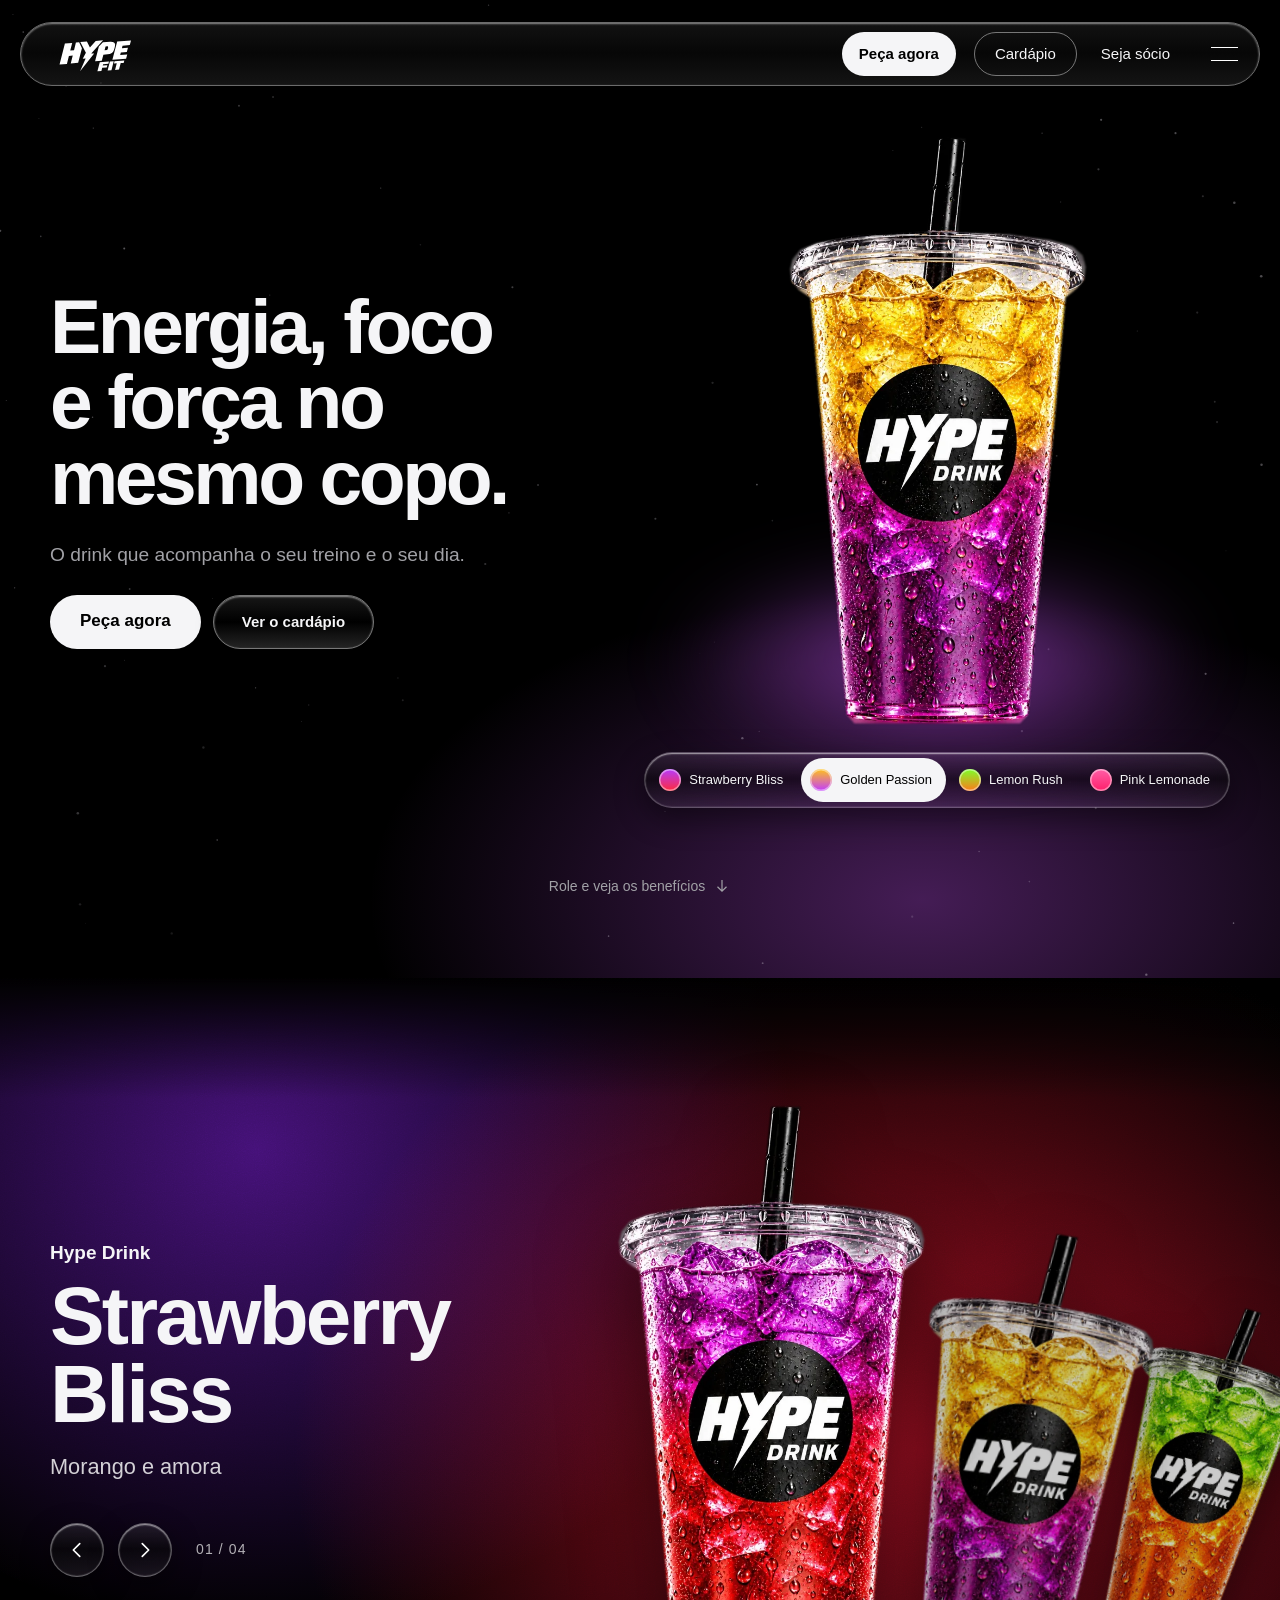
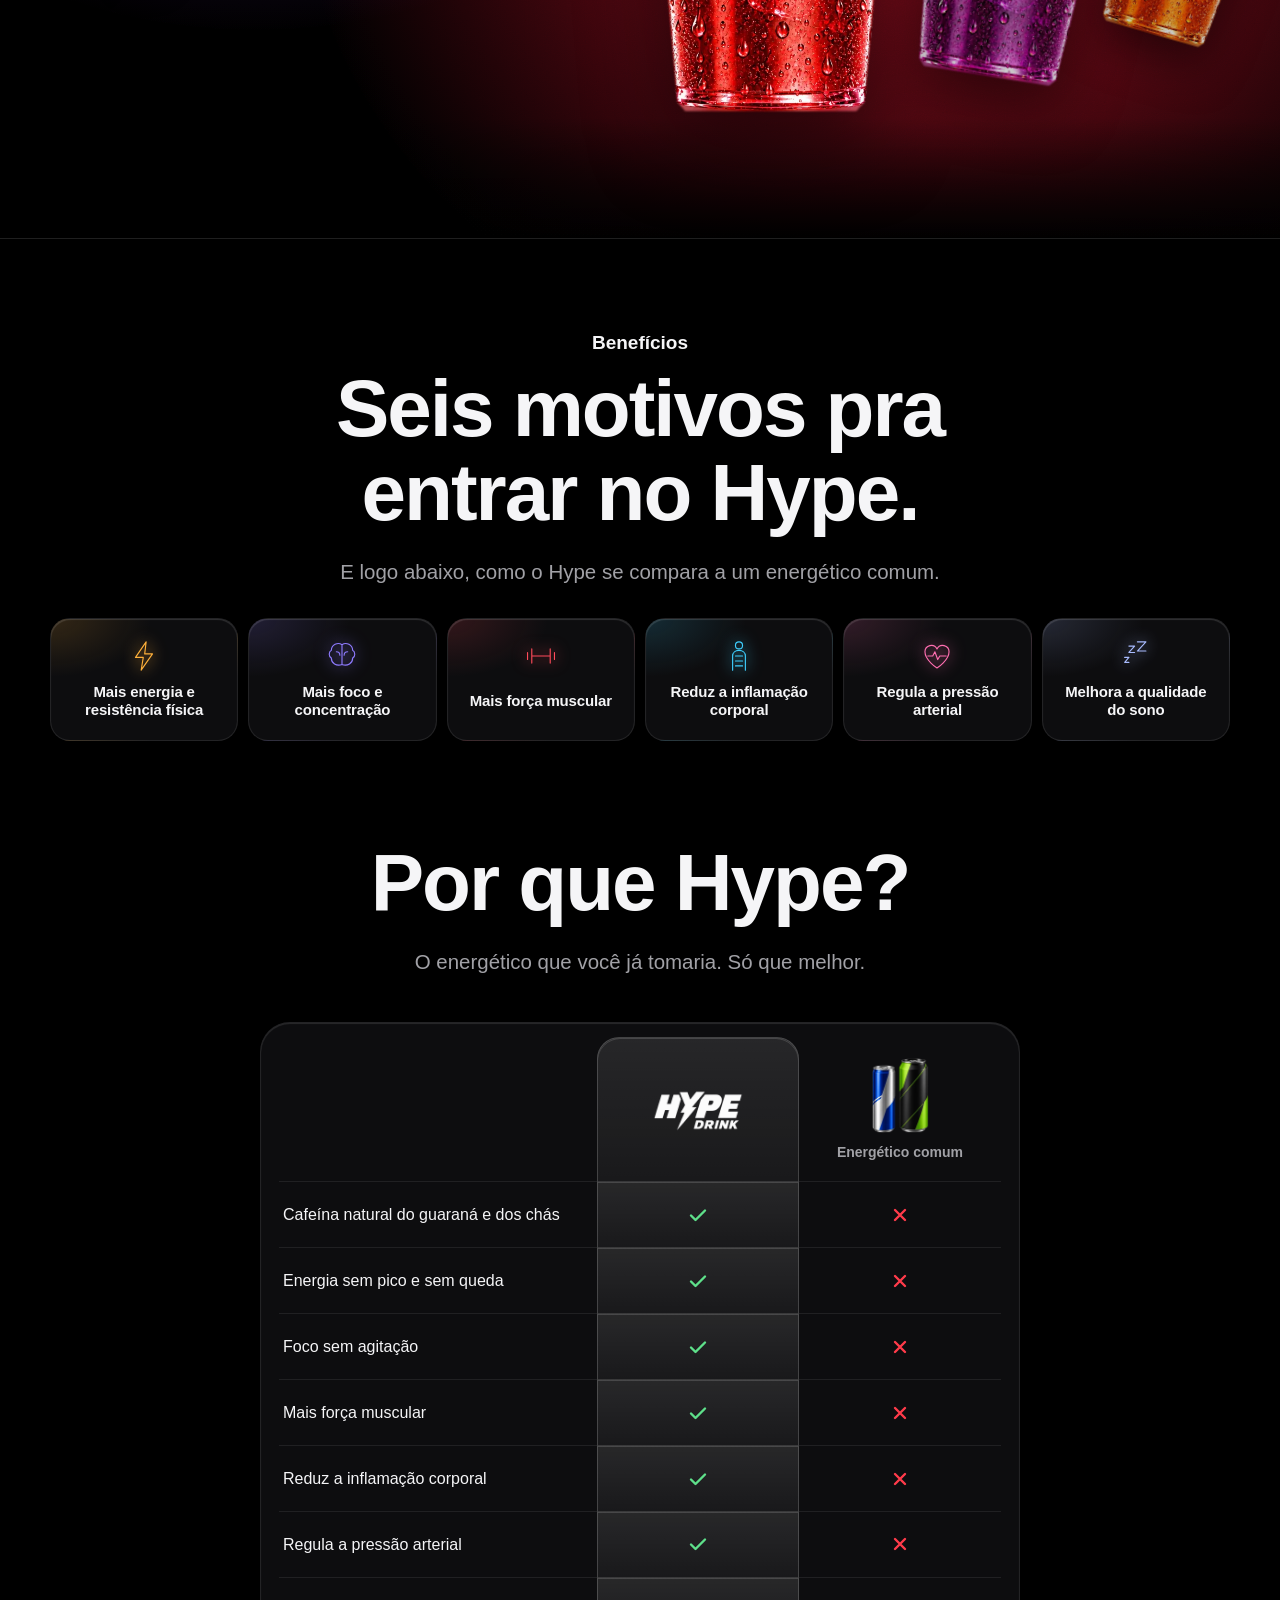
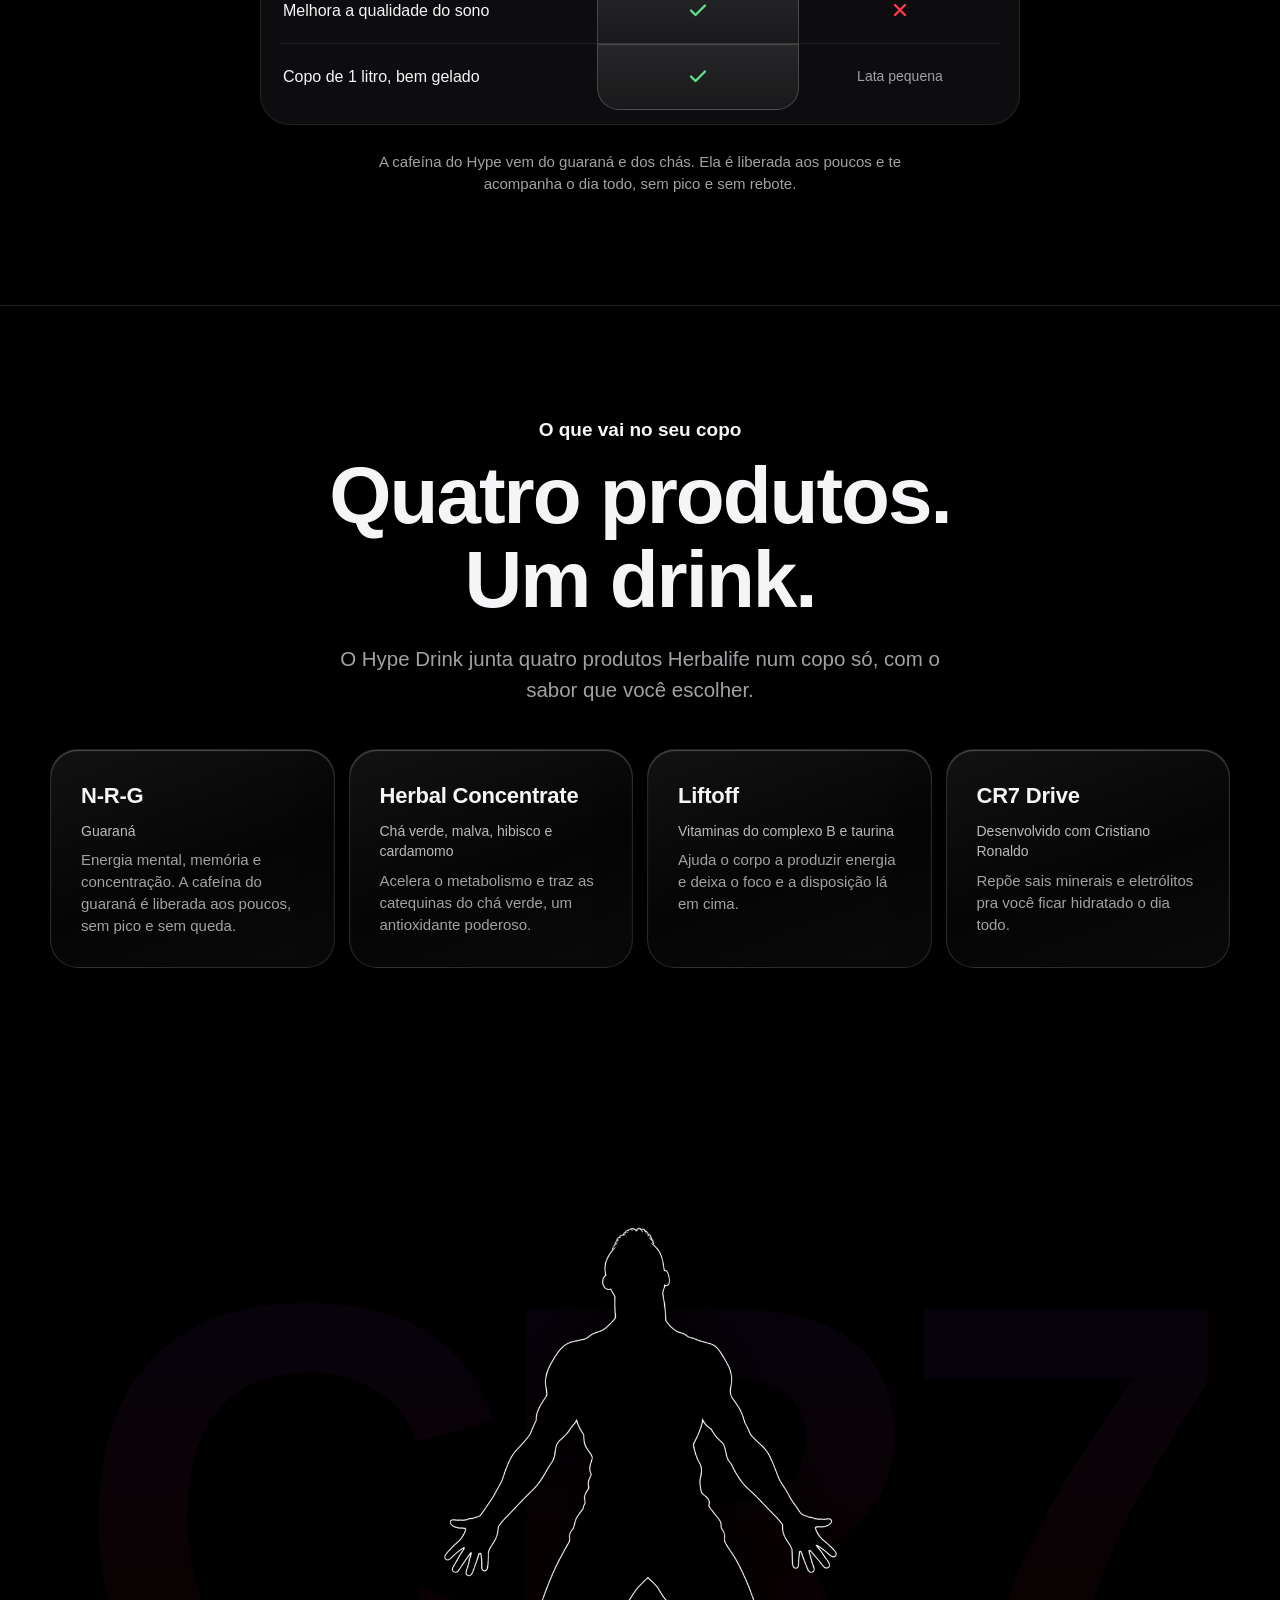
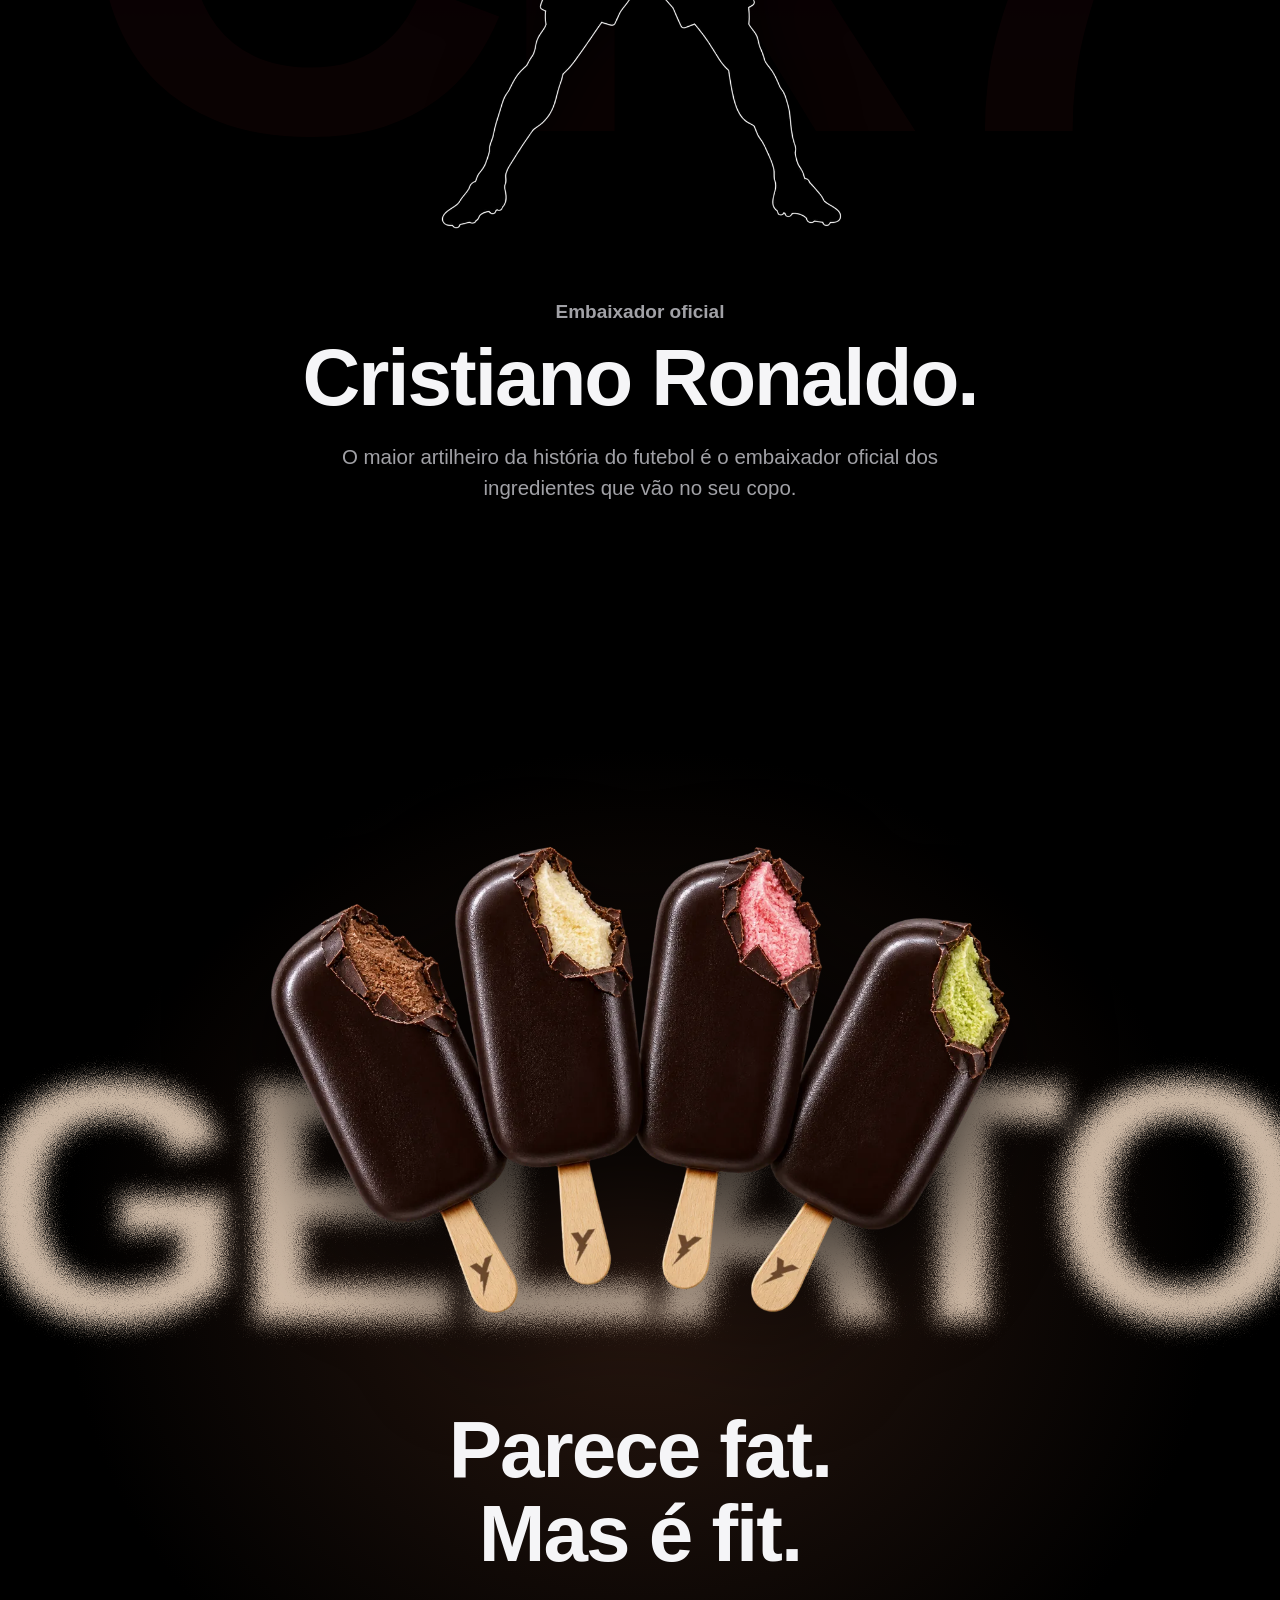
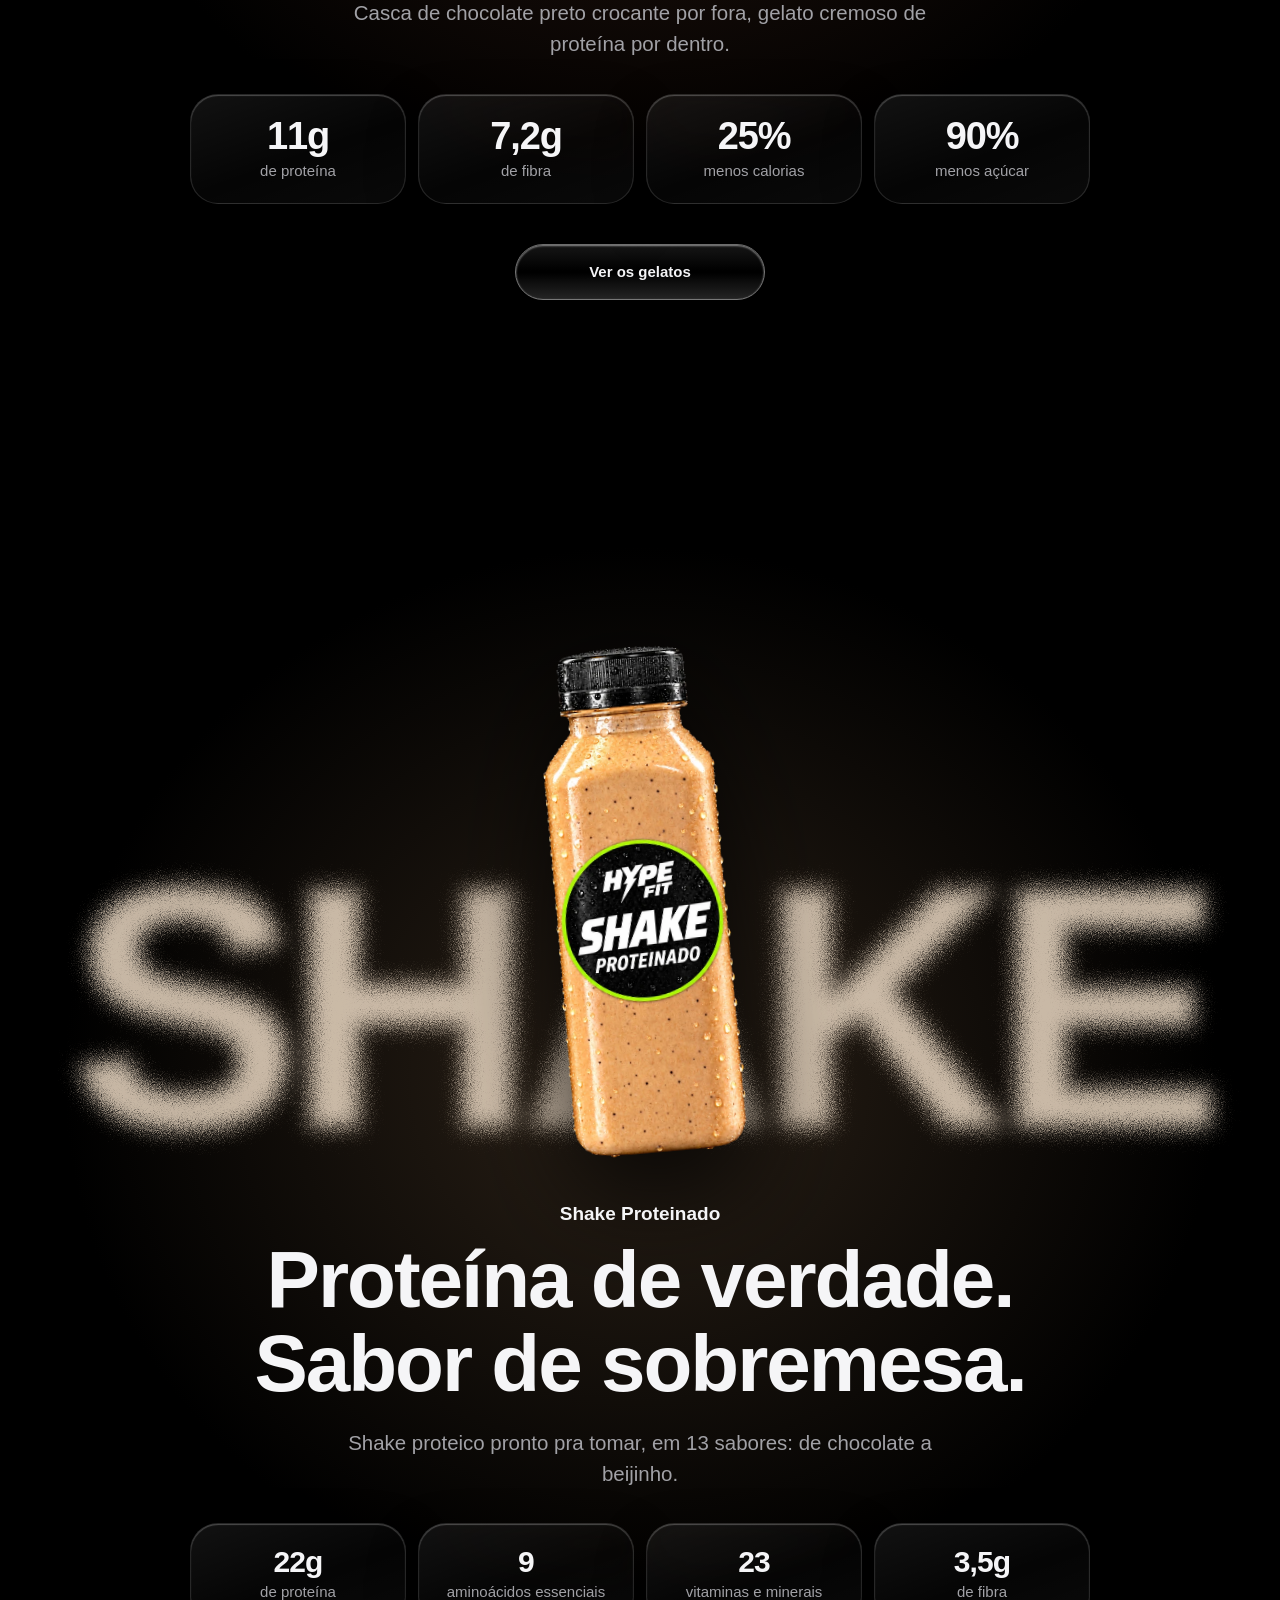
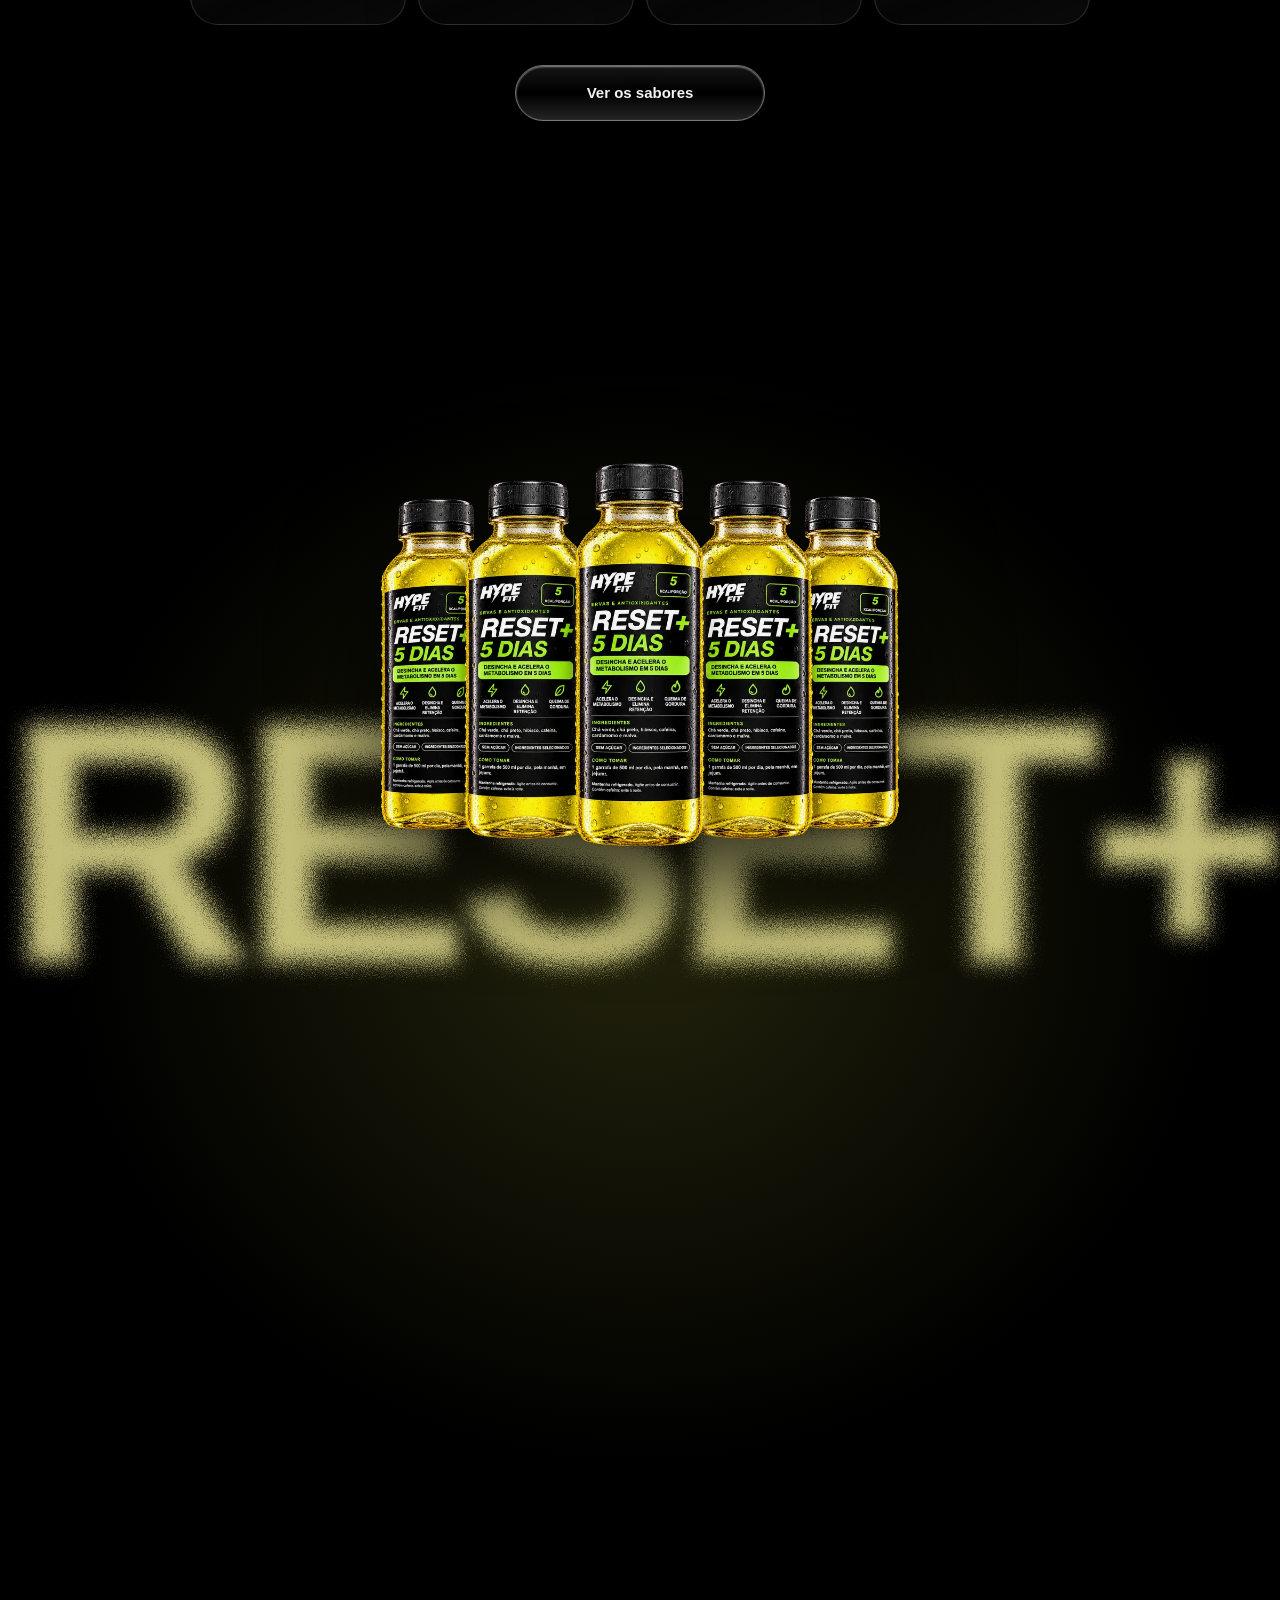
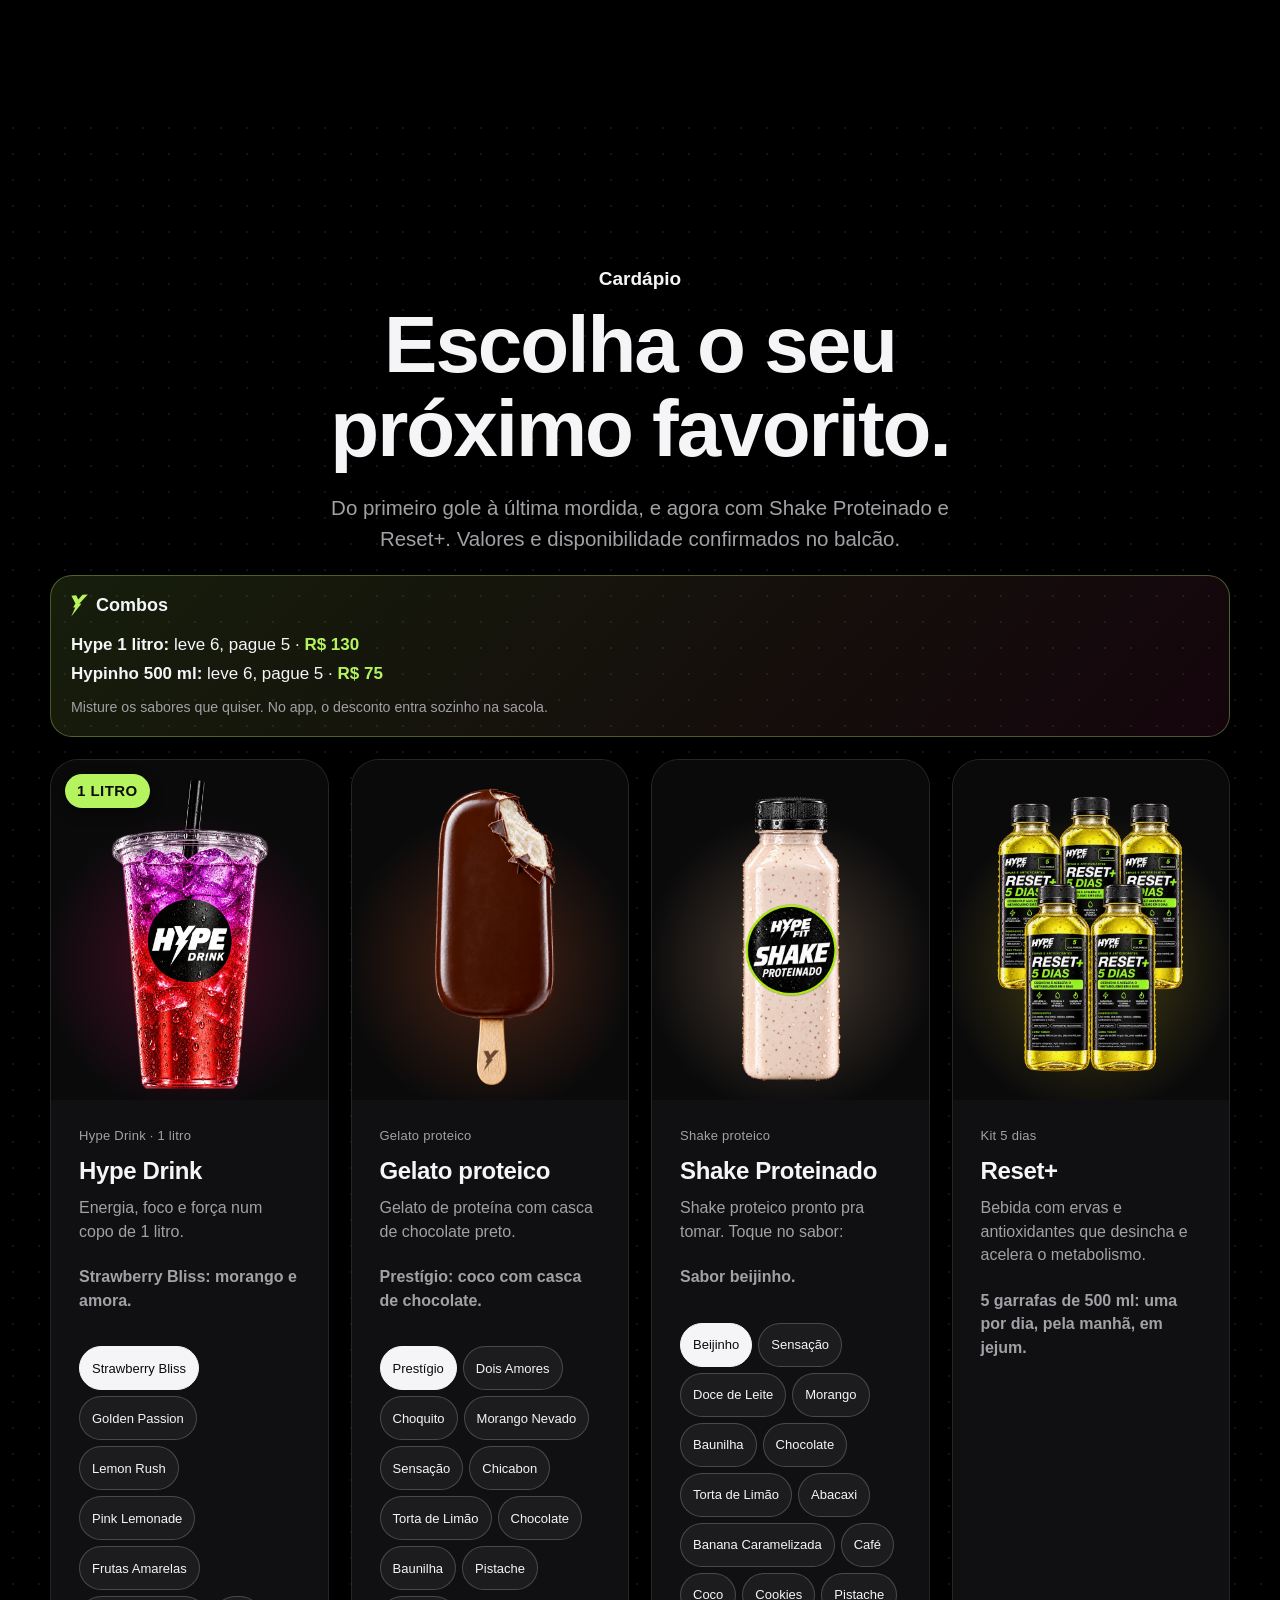
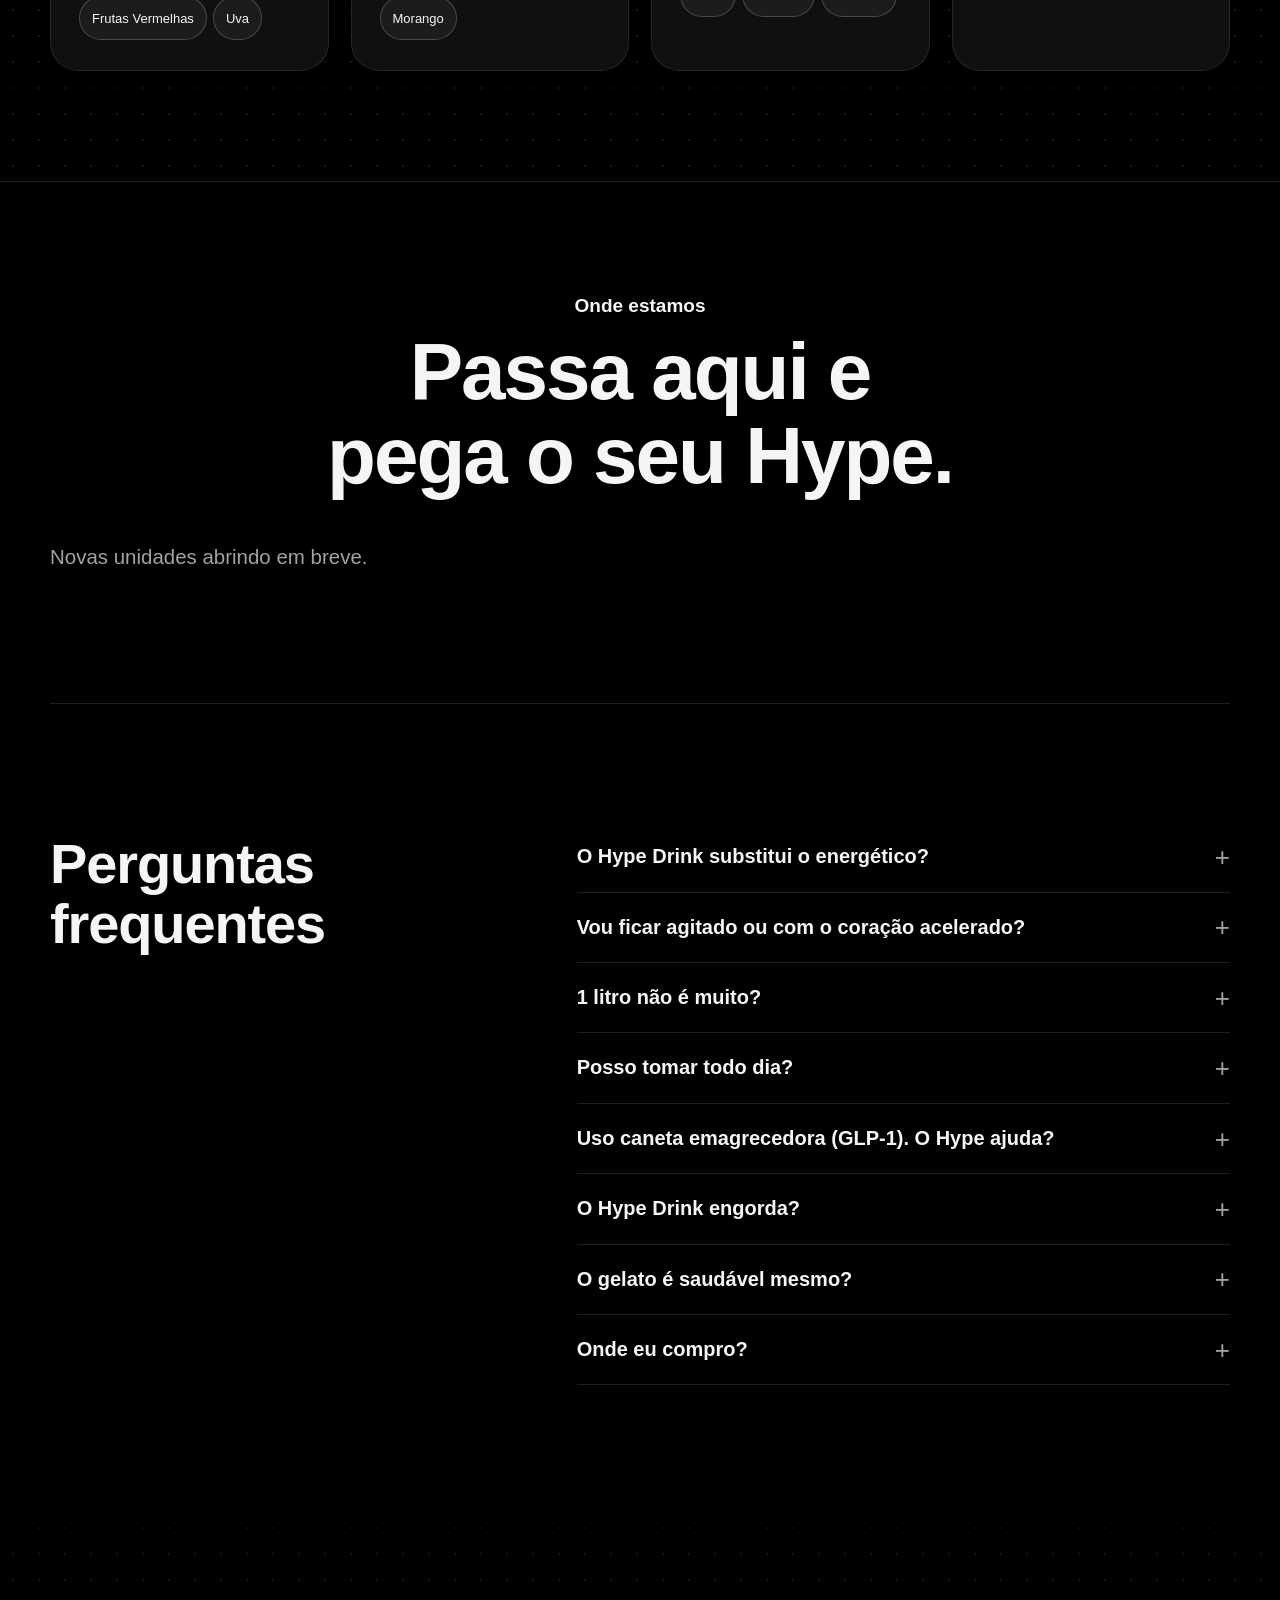
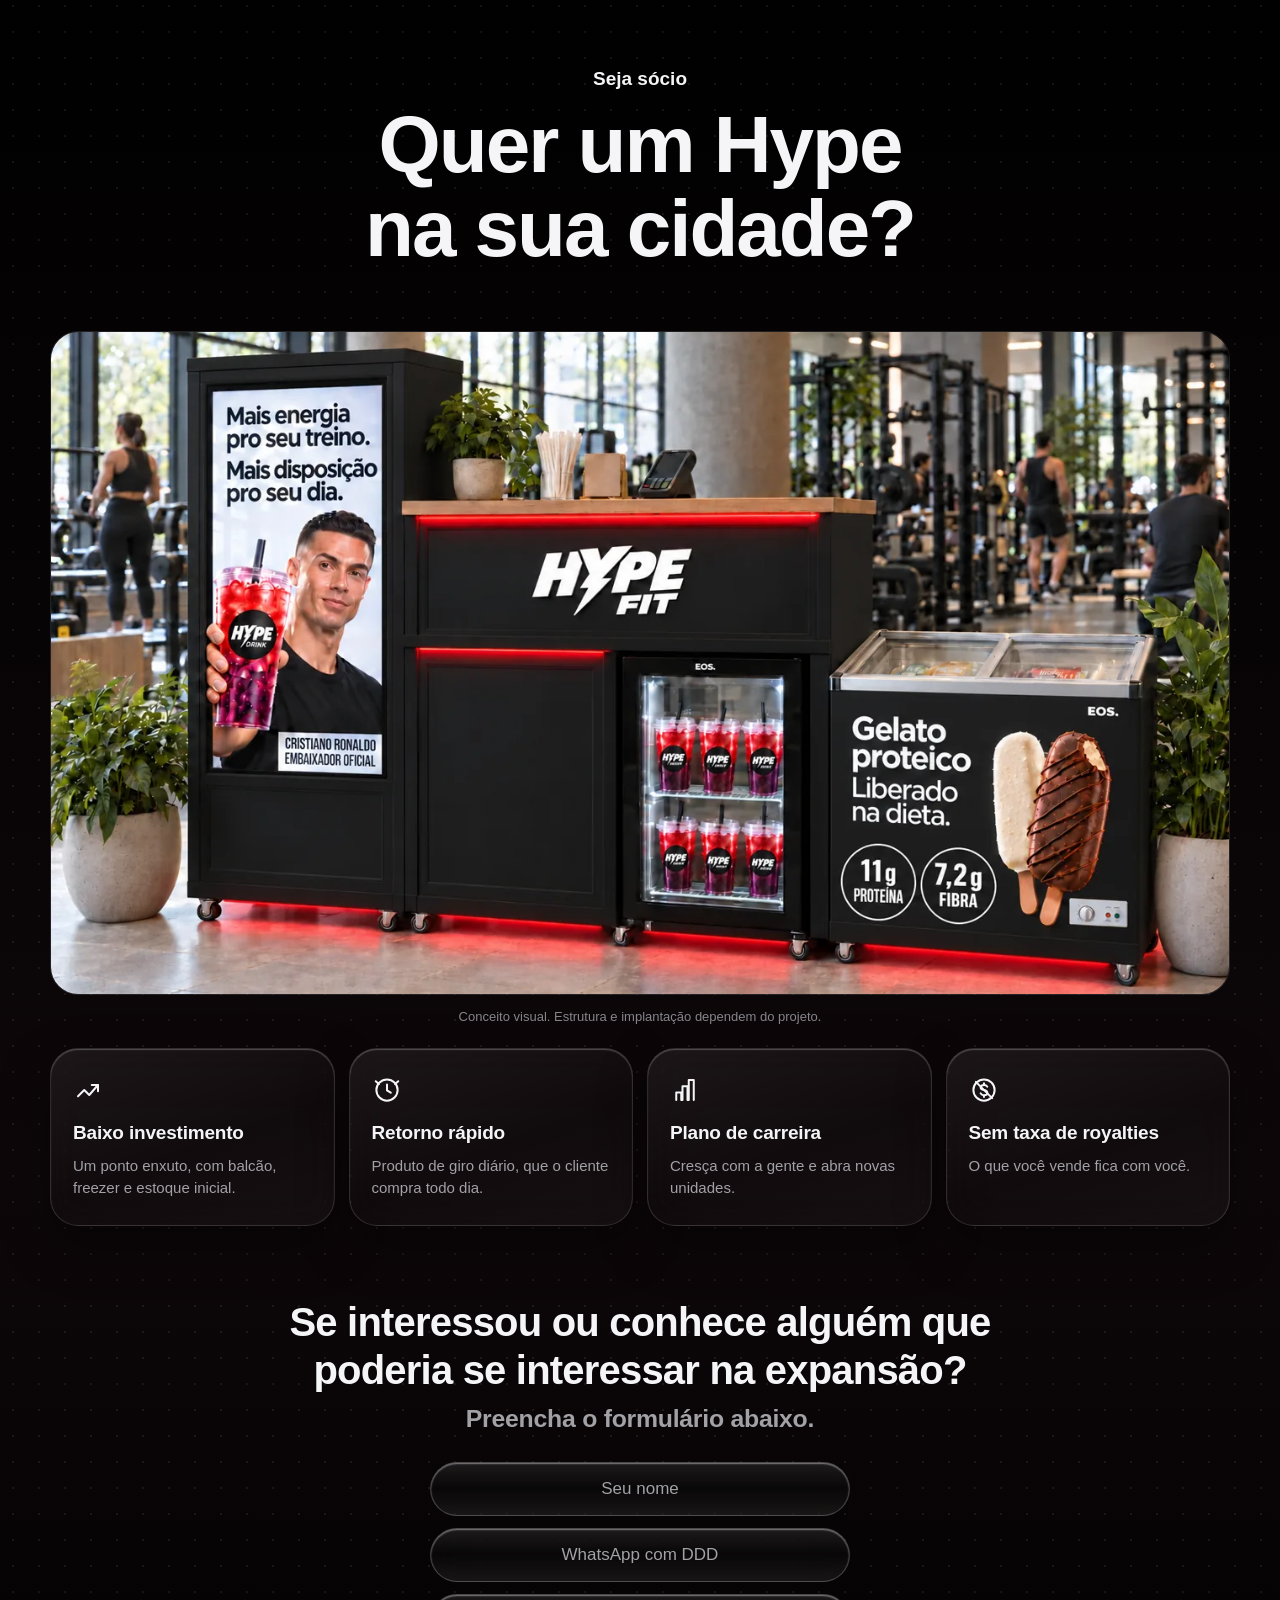
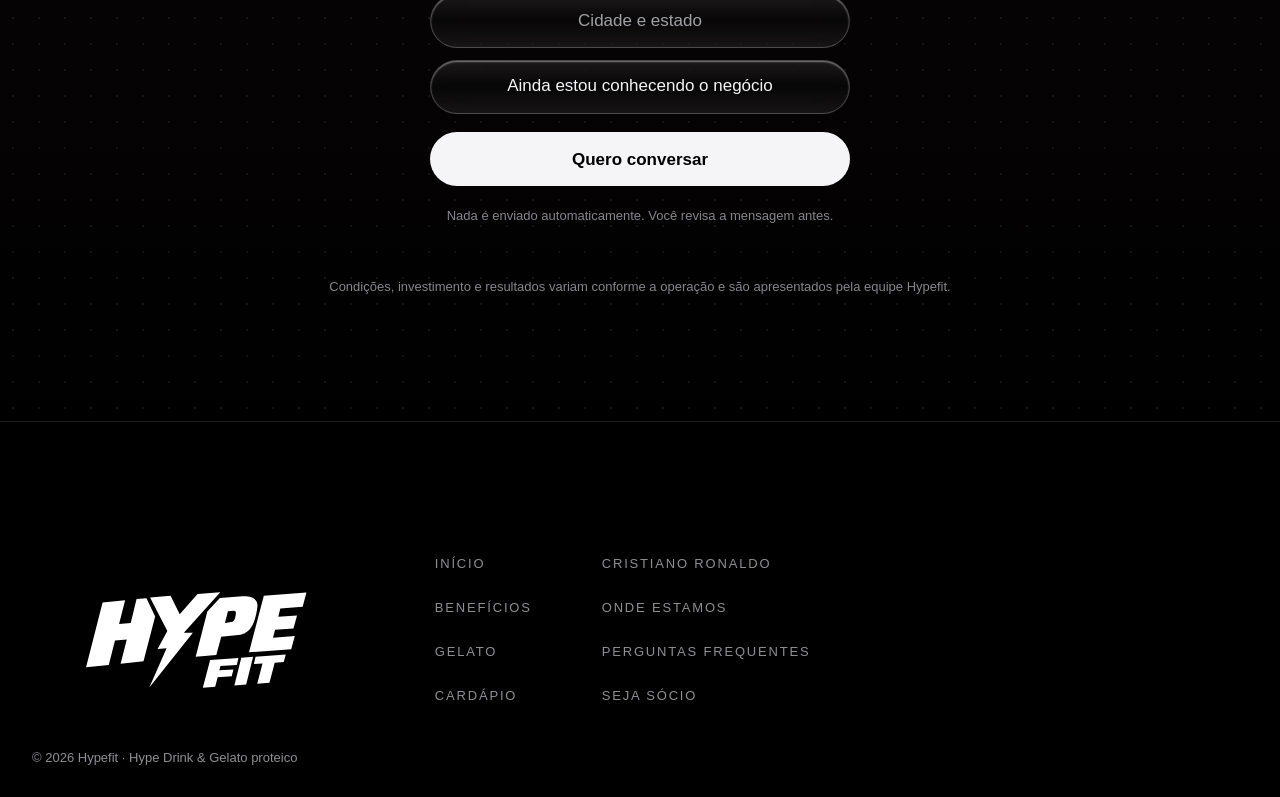
<file: index.html>
<!doctype html><html lang="pt-BR"><head><meta charset="utf-8"><meta name="viewport" content="width=device-width,initial-scale=1,viewport-fit=cover"><link rel="canonical" href="https://vcoppo.github.io/hypefit/"><link rel="icon" href="favicon.ico" sizes="48x48"><link rel="icon" href="favicon-32.png" type="image/png" sizes="32x32"><link rel="apple-touch-icon" href="apple-touch-icon.png"><link rel="manifest" href="site.webmanifest"><meta name="apple-mobile-web-app-title" content="Hypefit"><meta name="application-name" content="Hypefit"><meta property="og:type" content="website"><meta property="og:locale" content="pt_BR"><meta property="og:site_name" content="Hypefit"><meta property="og:url" content="https://vcoppo.github.io/hypefit/"><meta property="og:title" content="Hypefit · Hype Drink e gelato proteico"><meta property="og:description" content="Energia, foco e força no mesmo copo. Hype Drink de 1 litro e gelatos proteicos na Hypefit."><meta property="og:image" content="https://vcoppo.github.io/hypefit/og-image.jpg"><meta property="og:image:width" content="1200"><meta property="og:image:height" content="630"><meta property="og:image:alt" content="Copo de Hype Drink roxo e vermelho com a frase Energia, foco e força no mesmo copo"><meta name="twitter:card" content="summary_large_image"><meta name="twitter:title" content="Hypefit · Hype Drink e gelato proteico"><meta name="twitter:description" content="Energia, foco e força no mesmo copo. Hype Drink de 1 litro e gelatos proteicos na Hypefit."><meta name="twitter:image" content="https://vcoppo.github.io/hypefit/og-image.jpg"><meta name="theme-color" content="#000000"><title>Hypefit · Hype Drink e gelato proteico</title><meta name="description" content="Hype Drink e gelatos proteicos. Energia, foco e força em um copo de 1 litro. Veja o cardápio ou monte o seu ponto Hypefit."><link rel="stylesheet" href="style.css?v=e584840e"><script src="app.js?v=6f364630" defer></script><script src="tel.js?v=a782d3dc" defer></script>
<svg class="defs" aria-hidden="true" width="0" height="0"><filter id="grain" x="-10%" y="-10%" width="120%" height="120%"><feGaussianBlur stdDeviation="9" result="b"/><feTurbulence type="fractalNoise" baseFrequency="1.1" numOctaves="2" seed="4" result="n"/><feDisplacementMap in="b" in2="n" scale="34" xChannelSelector="R" yChannelSelector="G"/></filter><filter id="grain-sm" x="-10%" y="-20%" width="120%" height="140%"><feGaussianBlur stdDeviation="2.4" result="b"/><feTurbulence type="fractalNoise" baseFrequency="1.4" numOctaves="2" seed="4" result="n"/><feDisplacementMap in="b" in2="n" scale="9" xChannelSelector="R" yChannelSelector="G"/></filter></svg>
<a class="skip" href="#beneficios">Pular para o conteúdo</a>
<header class="nav"><a class="brand" href="#inicio" aria-label="Hypefit início"><img src="assets/hypefit-logo.svg" alt="Hypefit" width="120" height="62"></a><div class="nav-actions"><a class="nav-cta pedir-link so-pedido" data-pedir="" hidden>Peça agora</a><a class="nav-cta menu-link" href="#cardapio">Cardápio</a><a class="nav-cta partner-link" href="#seja-socio">Seja sócio</a><button class="menu-toggle" aria-expanded="false" aria-controls="main-menu" aria-label="Abrir menu"><span></span><span></span></button></div></header>
<nav id="main-menu" class="menu" aria-label="Principal" hidden><a href="#inicio">Início</a><a href="#beneficios">Benefícios</a><a href="#comparativo">Hype x energético</a><a href="#ingredientes">O que vai no copo</a><a href="#cr7">Cristiano Ronaldo</a><a href="#gelato">Gelato proteico</a><a href="#protein">Shake Proteinado</a><a href="#reset">Reset+</a><a href="#cardapio">Cardápio</a><a href="#onde-estamos">Onde estamos</a><a href="#duvidas">Perguntas frequentes</a><a href="#seja-socio">Seja sócio</a></nav>
<main>

<section id="inicio" class="hero" aria-labelledby="hero-title" style="--glow:#c2185b">
<canvas class="particles" aria-hidden="true"></canvas>
<div class="hero-inner">
<div class="hero-copy"><h1 id="hero-title" class="hero-title">Energia, foco<br>e força no<br><em>mesmo copo.</em></h1><p class="hero-lead">O drink que acompanha o seu treino e o seu dia.</p>

<div class="hero-ctas"><a class="solid-button so-pedido" data-pedir="" hidden>Peça agora</a><a class="solid-button" href="#cardapio" data-vira-vidro>Ver o cardápio</a><a class="glass-button" href="#seja-socio">Seja sócio</a></div></div>
<div class="hero-stage"><div class="hero-halo" aria-hidden="true"></div>
<div class="hero-cups"><img class="hero-cup on" data-cup="0" src="assets/cup-roxo-vermelho.webp" alt="Hype Drink Strawberry Bliss, morango e amora" width="1024" height="1536" fetchpriority="high"><img class="hero-cup" data-cup="1" data-src="assets/cup-amarelo-roxo.webp" alt="Hype Drink Golden Passion, maracujá e amora" width="1024" height="1536"><img class="hero-cup" data-cup="2" data-src="assets/cup-verde-laranja.webp" alt="Hype Drink Lemon Rush, limão-siciliano e tangerina" width="1024" height="1536"><img class="hero-cup" data-cup="3" data-src="assets/cup-rosa.webp" alt="Hype Drink Pink Lemonade, limão e amora" width="1024" height="1536"></div>
<div class="swatches glass" role="group" aria-label="Escolha a cor do copo"><button type="button" data-swatch="0" data-glow="#c2185b" aria-pressed="true" aria-label="Strawberry Bliss" data-flavor="Morango e amora"><i style="background:linear-gradient(#b53cff,#ff2a3d)"></i><span aria-hidden="true">Strawberry Bliss</span></button><button type="button" data-swatch="1" data-glow="#b44be0" aria-pressed="false" aria-label="Golden Passion" data-flavor="Maracujá e amora"><i style="background:linear-gradient(#ffc21a,#c23cff)"></i><span aria-hidden="true">Golden Passion</span></button><button type="button" data-swatch="2" data-glow="#6fbf2a" aria-pressed="false" aria-label="Lemon Rush" data-flavor="Limão-siciliano e tangerina"><i style="background:linear-gradient(#7dff2a,#ff7a1a)"></i><span aria-hidden="true">Lemon Rush</span></button><button type="button" data-swatch="3" data-glow="#ff2d7a" aria-pressed="false" aria-label="Pink Lemonade" data-flavor="Limão e amora"><i style="background:linear-gradient(#ff5fa8,#ff1f6a)"></i><span aria-hidden="true">Pink Lemonade</span></button></div><p class="cup-name" aria-live="polite"><strong>Strawberry Bliss</strong></p>
</div></div>
<a class="hero-scroll" href="#beneficios">Role e veja os benefícios <svg viewBox="0 0 24 24" aria-hidden="true"><path d="M12 4v15m-6-6 6 6 6-6"/></svg></a>
</section>

<section id="sabores" class="flv" aria-labelledby="flv-title" aria-roledescription="carrossel">
<div class="flv-in"><div class="flv-copy"><p class="eyebrow">Hype Drink</p><h2 id="flv-title" class="flv-name" aria-live="polite">Strawberry<br>Bliss</h2><p class="flv-fruit">Morango e amora</p>
<div class="flv-nav"><button type="button" class="flv-btn" data-flv="-1" aria-label="Sabor anterior"><svg viewBox="0 0 24 24" aria-hidden="true"><path d="m15 5-7 7 7 7"/></svg></button><button type="button" class="flv-btn" data-flv="1" aria-label="Próximo sabor"><svg viewBox="0 0 24 24" aria-hidden="true"><path d="m9 5 7 7-7 7"/></svg></button><span class="flv-count" aria-hidden="true">01 / 04</span></div></div>
<div class="flv-track">
<img class="flv-cup" src="assets/cup-roxo-vermelho.webp" alt="Hype Drink Strawberry Bliss" width="1024" height="1536" loading="lazy" data-n="Strawberry<br>Bliss" data-f="Morango e amora" data-c1="#7b1fd6" data-c2="#e0142f">
<img class="flv-cup" src="assets/cup-amarelo-roxo.webp" alt="Hype Drink Golden Passion" width="1024" height="1536" loading="lazy" data-n="Golden<br>Passion" data-f="Maracujá e amora" data-c1="#e8a400" data-c2="#7a22c9">
<img class="flv-cup" src="assets/cup-verde-laranja.webp" alt="Hype Drink Lemon Rush" width="1024" height="1536" loading="lazy" data-n="Lemon<br>Rush" data-f="Limão-siciliano e tangerina" data-c1="#5fae12" data-c2="#f07a10">
<img class="flv-cup" src="assets/cup-rosa.webp" alt="Hype Drink Pink Lemonade" width="1024" height="1536" loading="lazy" data-n="Pink<br>Lemonade" data-f="Limão e amora" data-c1="#ff6fb0" data-c2="#d81b6a">
</div></div></section>

<section id="beneficios" class="benefits-sec" aria-labelledby="b-title"><div class="wrap"><div class="b-head"><p class="eyebrow reveal">Benefícios</p><h2 id="b-title" class="headline reveal">Seis motivos pra<br>entrar no Hype.</h2><p class="lead reveal">E logo abaixo, como o Hype se compara a um energético comum.</p></div>
<ul class="b-grid"><li class="b-tile reveal" style="--c:#ffb13b"><svg viewBox="0 0 48 48" aria-hidden="true"><path d="m27 4-15 22h11l-3 18 16-23H25z"/></svg><h3>Mais energia e resistência física</h3></li><li class="b-tile reveal" style="--c:#8f7bff"><svg viewBox="0 0 48 48" aria-hidden="true"><path d="M24 8c-6-4-15 0-15 8-4 2-4 9 0 11 0 7 7 12 15 9 8 3 15-2 15-9 4-2 4-9 0-11 0-8-9-12-15-8zM24 8v28M16 18c3 0 5 2 5 5M32 18c-3 0-5 2-5 5"/></svg><h3>Mais foco e concentração</h3></li><li class="b-tile reveal" style="--c:#ff4b5a"><svg viewBox="0 0 48 48" aria-hidden="true"><path d="M5 19v10M11 14v20M37 14v20M43 19v10M11 24h26" stroke-linecap="round"/></svg><h3>Mais força muscular</h3></li><li class="b-tile reveal" style="--c:#3fd0ff"><svg viewBox="0 0 48 48" aria-hidden="true"><circle cx="24" cy="9" r="5"/><path d="M15 44V24c0-5 4-8 9-8s9 3 9 8v20M19 24h10M19 31h10M19 38h10"/></svg><h3>Reduz a inflamação corporal</h3></li><li class="b-tile reveal" style="--c:#ff6fb1"><svg viewBox="0 0 48 48" aria-hidden="true"><path d="M24 41S7 30 7 18a9 9 0 0 1 17-4 9 9 0 0 1 17 4c0 12-17 23-17 23z"/><path d="M11 24h7l3-6 4 11 3-5h9"/></svg><h3>Regula a pressão arterial</h3></li><li class="b-tile reveal" style="--c:#a9bcff"><svg viewBox="0 0 48 48" aria-hidden="true"><path d="M14 10h8l-8 9h8M26 4h12L26 17h12M8 26h6l-6 7h6"/></svg><h3>Melhora a qualidade do sono</h3></li></ul>
</div></section>

<section id="comparativo" class="compare" aria-labelledby="cmp-title"><div class="wrap"><div class="cmp-head"><h2 id="cmp-title" class="headline reveal">Por que Hype?</h2><p class="lead reveal">O energético que você já tomaria. Só que melhor.</p></div>
<div class="cmp-card reveal"><table class="cmp"><thead><tr><td></td><th scope="col" class="hype-col"><img src="assets/hype-drink-wordmark.webp" alt="Hype Drink" width="1774" height="887"></th><th scope="col" class="other-energy-col"><img src="assets/energy-cans-unbranded.webp" alt="Duas latas genéricas sem marcas, uma azul e prateada e outra preta e verde" width="1218" height="1292"><span>Energético comum</span></th></tr></thead><tbody><tr><th scope="row">Cafeína natural do guaraná e dos chás</th><td class="hype-col"><svg class="ck" viewBox="0 0 24 24" aria-label="Sim"><path d="m5 12.5 4.5 4.5L19 7.5"/></svg></td><td><svg class="xx" viewBox="0 0 24 24" aria-label="Não"><path d="M7 7l10 10M17 7 7 17"/></svg></td></tr><tr><th scope="row">Energia sem pico e sem queda</th><td class="hype-col"><svg class="ck" viewBox="0 0 24 24" aria-label="Sim"><path d="m5 12.5 4.5 4.5L19 7.5"/></svg></td><td><svg class="xx" viewBox="0 0 24 24" aria-label="Não"><path d="M7 7l10 10M17 7 7 17"/></svg></td></tr><tr><th scope="row">Foco sem agitação</th><td class="hype-col"><svg class="ck" viewBox="0 0 24 24" aria-label="Sim"><path d="m5 12.5 4.5 4.5L19 7.5"/></svg></td><td><svg class="xx" viewBox="0 0 24 24" aria-label="Não"><path d="M7 7l10 10M17 7 7 17"/></svg></td></tr><tr><th scope="row">Mais força muscular</th><td class="hype-col"><svg class="ck" viewBox="0 0 24 24" aria-label="Sim"><path d="m5 12.5 4.5 4.5L19 7.5"/></svg></td><td><svg class="xx" viewBox="0 0 24 24" aria-label="Não"><path d="M7 7l10 10M17 7 7 17"/></svg></td></tr><tr><th scope="row">Reduz a inflamação corporal</th><td class="hype-col"><svg class="ck" viewBox="0 0 24 24" aria-label="Sim"><path d="m5 12.5 4.5 4.5L19 7.5"/></svg></td><td><svg class="xx" viewBox="0 0 24 24" aria-label="Não"><path d="M7 7l10 10M17 7 7 17"/></svg></td></tr><tr><th scope="row">Regula a pressão arterial</th><td class="hype-col"><svg class="ck" viewBox="0 0 24 24" aria-label="Sim"><path d="m5 12.5 4.5 4.5L19 7.5"/></svg></td><td><svg class="xx" viewBox="0 0 24 24" aria-label="Não"><path d="M7 7l10 10M17 7 7 17"/></svg></td></tr><tr><th scope="row">Melhora a qualidade do sono</th><td class="hype-col"><svg class="ck" viewBox="0 0 24 24" aria-label="Sim"><path d="m5 12.5 4.5 4.5L19 7.5"/></svg></td><td><svg class="xx" viewBox="0 0 24 24" aria-label="Não"><path d="M7 7l10 10M17 7 7 17"/></svg></td></tr><tr><th scope="row">Copo de 1 litro, bem gelado</th><td class="hype-col"><svg class="ck" viewBox="0 0 24 24" aria-label="Sim"><path d="m5 12.5 4.5 4.5L19 7.5"/></svg></td><td><span>Lata pequena</span></td></tr></tbody></table></div>
<p class="cmp-note reveal">A cafeína do Hype vem do guaraná e dos chás. Ela é liberada aos poucos e te acompanha o dia todo, sem pico e sem rebote.</p></div></section>

<section id="ingredientes" class="ingredients" aria-labelledby="ing-title"><div class="wrap"><div class="cmp-head"><p class="eyebrow reveal">O que vai no seu copo</p><h2 id="ing-title" class="headline reveal">Quatro produtos.<br>Um drink.</h2><p class="lead reveal">O Hype Drink junta quatro produtos Herbalife num copo só, com o sabor que você escolher.</p></div><ul class="ing-grid"><li class="ing glass-card reveal"><h3>N-R-G</h3><span class="ing-base">Guaraná</span><p>Energia mental, memória e concentração. A cafeína do guaraná é liberada aos poucos, sem pico e sem queda.</p></li><li class="ing glass-card reveal"><h3>Herbal Concentrate</h3><span class="ing-base">Chá verde, malva, hibisco e cardamomo</span><p>Acelera o metabolismo e traz as catequinas do chá verde, um antioxidante poderoso.</p></li><li class="ing glass-card reveal"><h3>Liftoff</h3><span class="ing-base">Vitaminas do complexo B e taurina</span><p>Ajuda o corpo a produzir energia e deixa o foco e a disposição lá em cima.</p></li><li class="ing glass-card reveal"><h3>CR7 Drive</h3><span class="ing-base">Desenvolvido com Cristiano Ronaldo</span><p>Repõe sais minerais e eletrólitos pra você ficar hidratado o dia todo.</p></li></ul></div></section>

<section id="cr7" class="cr7" aria-labelledby="cr7-title"><div class="cr7-pin"><span class="cr7-word" aria-hidden="true">CR7</span><img class="cr7-sil" src="assets/cr7-silhueta.webp" alt="Silhueta de um jogador comemorando de braços abertos" loading="lazy" width="1024" height="1536"></div><div class="wrap cr7-body"><p class="eyebrow reveal">Embaixador oficial</p><h2 id="cr7-title" class="headline reveal">Cristiano Ronaldo.</h2><p class="lead reveal">O maior artilheiro da história do futebol é o embaixador oficial dos ingredientes que vão no seu copo.</p></div></section>

<section id="gelato" class="gelato-sec" aria-labelledby="gelato-title"><span class="grain-word" aria-hidden="true">GELATO</span><img class="gelato-img reveal" src="assets/gelatos-grupo.webp" alt="Quatro gelatos proteicos com casca de chocolate preto: chocolate, baunilha, morango e pistache" loading="lazy" width="1536" height="1024"><div class="wrap gelato-copy"><p class="eyebrow reveal">Gelato proteico</p><h2 id="gelato-title" class="headline reveal">Parece fat.<br>Mas é fit.</h2><p class="lead reveal">Casca de chocolate preto crocante por fora, gelato cremoso de proteína por dentro.</p><div class="gelato-fit"><ul class="fit-stats"><li class="glass-card reveal"><strong>11g</strong><span>de proteína</span></li><li class="glass-card reveal"><strong>7,2g</strong><span>de fibra</span></li><li class="glass-card reveal"><strong>25%</strong><span>menos calorias</span></li><li class="glass-card reveal"><strong>90%</strong><span>menos açúcar</span></li></ul></div><a class="glass-button reveal" href="#cardapio">Ver os gelatos</a></div></section>
<section id="protein" class="gelato-sec prod-sec sec-shake" aria-labelledby="protein-title"><span class="grain-word" aria-hidden="true">SHAKE</span><img class="gelato-img prod-img reveal" src="assets/shake-proteico.webp" alt="Garrafa do shake proteico Shake Proteinado da Hypefit" loading="lazy" width="640" height="960"><div class="wrap gelato-copy"><p class="eyebrow reveal">Shake Proteinado</p><h2 id="protein-title" class="headline reveal">Proteína de verdade.<br>Sabor de sobremesa.</h2><p class="lead reveal">Shake proteico pronto pra tomar, em 13 sabores: de chocolate a beijinho.</p><div class="gelato-fit"><ul class="fit-stats"><li class="glass-card reveal"><strong>22g</strong><span>de proteína</span></li><li class="glass-card reveal"><strong>9</strong><span>aminoácidos essenciais</span></li><li class="glass-card reveal"><strong>23</strong><span>vitaminas e minerais</span></li><li class="glass-card reveal"><strong>3,5g</strong><span>de fibra</span></li></ul></div><a class="glass-button reveal" href="#cardapio" data-ver="protein">Ver os sabores</a></div></section>
<section id="reset" class="gelato-sec prod-sec sec-reset" aria-labelledby="reset-title"><span class="grain-word" aria-hidden="true">RESET+</span><img class="gelato-img prod-img-largo reveal" src="assets/reset-kit-largo-v2.webp" alt="Cinco garrafas de Reset+ com o selo Hypefit, o kit de 5 dias" loading="lazy" width="1200" height="800"><div class="wrap gelato-copy"><p class="eyebrow reveal">Reset+ 5 dias</p><h2 id="reset-title" class="headline reveal">Passou do ponto no fim de semana?<br>Faça um reset.</h2><p class="lead reveal">São 5 bebidas com ervas e antioxidantes: chá verde, chá preto, hibisco, cafeína, malva e cardamomo. Uma por dia, de preferência pela manhã, em jejum.</p><div class="gelato-fit"><ul class="fit-stats"><li class="glass-card reveal"><strong>Desincha</strong><span>em 5 dias</span></li><li class="glass-card reveal"><strong>Metabolismo</strong><span>acelerado</span></li><li class="glass-card reveal"><strong>Queima de gordura</strong><span>acelerada</span></li><li class="glass-card reveal"><strong>Retenção</strong><span>ajuda a eliminar líquido</span></li></ul></div><a class="glass-button reveal" href="#cardapio" data-ver="reset">Ver no cardápio</a></div></section>

<section id="cardapio" class="menu-sec" aria-labelledby="menu-title"><div class="wrap center"><p class="eyebrow reveal">Cardápio</p><h2 id="menu-title" class="headline reveal">Escolha o seu<br>próximo favorito.</h2><p class="lead reveal">Do primeiro gole à última mordida, e agora com Shake Proteinado e Reset+. Valores e disponibilidade confirmados no balcão.</p>
<div class="segmented glass" role="group" aria-label="Filtrar cardápio" hidden><button type="button" data-filter="all" aria-pressed="true">Tudo</button><button type="button" data-filter="drink" aria-pressed="false">Hype Drink</button><button type="button" data-filter="gelato" aria-pressed="false">Gelatos</button><button type="button" data-filter="protein" aria-pressed="false">Shake Proteinado</button><button type="button" data-filter="reset" aria-pressed="false">Reset+</button></div></div>
<div class="wrap combos-site reveal"><strong><svg class="combos-ico" viewBox="620 214 388 516" aria-hidden="true"><path d="M1003 219 809 434h48L625 725l92-208-48 3 52-95-92-178 109-9 49 98 95-108z"/></svg>Combos</strong><ul><li><b>Hype 1 litro:</b> leve 6, pague 5 · <span>R$ 130</span></li><li><b>Hypinho 500 ml:</b> leve 6, pague 5 · <span>R$ 75</span></li></ul><small>Misture os sabores que quiser. No app, o desconto entra sozinho na sacola.</small></div>
<div class="wrap menu-grid menu-produtos">
<article class="item item-drink " data-category="drink"><div class="item-img" style="--tint:#c2185b55"><span class="selo-tamanho">1 LITRO</span><img src="assets/cup-roxo-vermelho.webp" alt="Hype Drink Strawberry Bliss, morango e amora" loading="lazy" width="1024" height="1536"></div><div class="item-info"><span class="tag">Hype Drink · 1 litro</span><h3>Hype Drink</h3><p>Energia, foco e força num copo de 1 litro.</p><p class="sabor-frase">Strawberry Bliss: morango e amora.</p><div class="sabores" role="group" aria-label="Sabores de Hype Drink"><button type="button" class="sabor-chip" aria-pressed="true" data-img="assets/cup-roxo-vermelho.webp" data-alt="Hype Drink Strawberry Bliss, morango e amora" data-tint="#c2185b55" data-frase="Strawberry Bliss: morango e amora.">Strawberry Bliss</button><button type="button" class="sabor-chip" aria-pressed="false" data-img="assets/cup-amarelo-roxo.webp" data-alt="Hype Drink Golden Passion, maracujá e amora" data-tint="#b44be055" data-frase="Golden Passion: maracujá e amora.">Golden Passion</button><button type="button" class="sabor-chip" aria-pressed="false" data-img="assets/cup-verde-laranja.webp" data-alt="Hype Drink Lemon Rush, limão-siciliano e tangerina" data-tint="#6fbf2a55" data-frase="Lemon Rush: limão-siciliano e tangerina.">Lemon Rush</button><button type="button" class="sabor-chip" aria-pressed="false" data-img="assets/cup-rosa.webp" data-alt="Hype Drink Pink Lemonade, limão e amora" data-tint="#ff2d7a55" data-frase="Pink Lemonade: limão e amora.">Pink Lemonade</button><button type="button" class="sabor-chip" aria-pressed="false" data-img="assets/cup-frutas-amarelas.webp" data-alt="Hype Drink Frutas Amarelas" data-tint="#f2b70555" data-frase="Frutas Amarelas.">Frutas Amarelas</button><button type="button" class="sabor-chip" aria-pressed="false" data-img="assets/cup-frutas-vermelhas.webp" data-alt="Hype Drink Frutas Vermelhas" data-tint="#c2185b55" data-frase="Frutas Vermelhas.">Frutas Vermelhas</button><button type="button" class="sabor-chip" aria-pressed="false" data-img="assets/cup-uva.webp" data-alt="Hype Drink Uva" data-tint="#6a1b9a55" data-frase="Uva.">Uva</button></div><a class="pedir-item so-pedido" data-pedir="strawberry-bliss" hidden aria-label="Pedir Hype Drink">Pedir</a></div></article>
<article class="item item-drink item-flavor" data-category="gelato"><div class="item-img" style="--tint:#4a2414"><img src="assets/gelato-prestigio.webp" alt="Gelato proteico Prestígio" loading="lazy" width="1024" height="1536"></div><div class="item-info"><span class="tag">Gelato proteico</span><h3>Gelato proteico</h3><p>Gelato de proteína com casca de chocolate preto.</p><p class="sabor-frase">Prestígio: coco com casca de chocolate.</p><div class="sabores" role="group" aria-label="Sabores de Gelato proteico"><button type="button" class="sabor-chip" aria-pressed="true" data-img="assets/gelato-prestigio.webp" data-alt="Gelato proteico Prestígio" data-tint="#4a2414" data-frase="Prestígio: coco com casca de chocolate.">Prestígio</button><button type="button" class="sabor-chip" aria-pressed="false" data-img="assets/gelato-dois-amores.webp" data-alt="Gelato proteico Dois Amores" data-tint="#4a2414" data-frase="Dois Amores: chocolate e chocolate branco com casca de chocolate.">Dois Amores</button><button type="button" class="sabor-chip" aria-pressed="false" data-img="assets/gelato-choquito.webp" data-alt="Gelato proteico Choquito" data-tint="#4a2414" data-frase="Choquito: doce de leite com cobertura de chocolate.">Choquito</button><button type="button" class="sabor-chip" aria-pressed="false" data-img="assets/gelato-morango-nevado.webp" data-alt="Gelato proteico Morango Nevado" data-tint="#4a2414" data-frase="Morango Nevado: morango com cobertura de chocolate branco.">Morango Nevado</button><button type="button" class="sabor-chip" aria-pressed="false" data-img="assets/gelato-sensacao.webp" data-alt="Gelato proteico Sensação" data-tint="#4a2414" data-frase="Sensação: morango com cobertura de chocolate meio amargo.">Sensação</button><button type="button" class="sabor-chip" aria-pressed="false" data-img="assets/gelato-chicabon.webp" data-alt="Gelato proteico Chicabon" data-tint="#4a2414" data-frase="Chicabon: chocolate ao leite com casca de chocolate.">Chicabon</button><button type="button" class="sabor-chip" aria-pressed="false" data-img="assets/gelato-torta-de-limao.webp" data-alt="Gelato proteico Torta de Limão" data-tint="#4a2414" data-frase="Torta de Limão: com cobertura de chocolate branco.">Torta de Limão</button><button type="button" class="sabor-chip" aria-pressed="false" data-img="assets/gelato-chocolate.webp" data-alt="Gelato proteico de chocolate" data-tint="#4a2414" data-frase="Chocolate com casca de chocolate.">Chocolate</button><button type="button" class="sabor-chip" aria-pressed="false" data-img="assets/gelato-branco.webp" data-alt="Gelato proteico de baunilha" data-tint="#4a4238" data-frase="Baunilha com casca de chocolate.">Baunilha</button><button type="button" class="sabor-chip" aria-pressed="false" data-img="assets/gelato-pistache.webp" data-alt="Gelato proteico de pistache" data-tint="#34501c" data-frase="Pistache com casca de chocolate.">Pistache</button><button type="button" class="sabor-chip" aria-pressed="false" data-img="assets/gelato-morango.webp" data-alt="Gelato proteico de morango" data-tint="#5a1a30" data-frase="Morango com casca de chocolate.">Morango</button></div><a class="pedir-item so-pedido" data-pedir="gelato-chocolate" hidden aria-label="Pedir Gelato proteico">Pedir</a></div></article>
<article class="item item-drink item-photo" data-category="protein"><div class="item-img" style="--tint:#c9a27e55"><img src="assets/shake-beijinho.webp" alt="Garrafa do Shake Proteinado da Hypefit" loading="lazy" width="1024" height="1536"></div><div class="item-info"><span class="tag">Shake proteico</span><h3>Shake Proteinado</h3><p>Shake proteico pronto pra tomar. Toque no sabor:</p><p class="sabor-frase">Sabor beijinho.</p><div class="sabores" role="group" aria-label="Sabores de Shake Proteinado"><button type="button" class="sabor-chip" aria-pressed="true" data-img="assets/shake-beijinho.webp" data-alt="Garrafa do Shake Proteinado da Hypefit" data-tint="#c9a27e55" data-frase="Sabor beijinho.">Beijinho</button><button type="button" class="sabor-chip" aria-pressed="false" data-img="assets/shake-sensacao.webp" data-alt="Garrafa do Shake Proteinado da Hypefit" data-tint="#c9a27e55" data-frase="Sabor sensação.">Sensação</button><button type="button" class="sabor-chip" aria-pressed="false" data-img="assets/shake-doce-de-leite.webp" data-alt="Garrafa do Shake Proteinado da Hypefit" data-tint="#c9a27e55" data-frase="Sabor doce de leite.">Doce de Leite</button><button type="button" class="sabor-chip" aria-pressed="false" data-img="assets/shake-morango.webp" data-alt="Garrafa do Shake Proteinado da Hypefit" data-tint="#c9a27e55" data-frase="Sabor morango.">Morango</button><button type="button" class="sabor-chip" aria-pressed="false" data-img="assets/shake-baunilha.webp" data-alt="Garrafa do Shake Proteinado da Hypefit" data-tint="#c9a27e55" data-frase="Sabor baunilha.">Baunilha</button><button type="button" class="sabor-chip" aria-pressed="false" data-img="assets/shake-chocolate.webp" data-alt="Garrafa do Shake Proteinado da Hypefit" data-tint="#c9a27e55" data-frase="Sabor chocolate.">Chocolate</button><button type="button" class="sabor-chip" aria-pressed="false" data-img="assets/shake-torta-de-limao.webp" data-alt="Garrafa do Shake Proteinado da Hypefit" data-tint="#c9a27e55" data-frase="Sabor torta de limão.">Torta de Limão</button><button type="button" class="sabor-chip" aria-pressed="false" data-img="assets/shake-abacaxi.webp" data-alt="Garrafa do Shake Proteinado da Hypefit" data-tint="#c9a27e55" data-frase="Sabor abacaxi.">Abacaxi</button><button type="button" class="sabor-chip" aria-pressed="false" data-img="assets/shake-banana-caramelizada.webp" data-alt="Garrafa do Shake Proteinado da Hypefit" data-tint="#c9a27e55" data-frase="Sabor banana caramelizada.">Banana Caramelizada</button><button type="button" class="sabor-chip" aria-pressed="false" data-img="assets/shake-cafe.webp" data-alt="Garrafa do Shake Proteinado da Hypefit" data-tint="#c9a27e55" data-frase="Sabor café.">Café</button><button type="button" class="sabor-chip" aria-pressed="false" data-img="assets/shake-coco.webp" data-alt="Garrafa do Shake Proteinado da Hypefit" data-tint="#c9a27e55" data-frase="Sabor coco.">Coco</button><button type="button" class="sabor-chip" aria-pressed="false" data-img="assets/shake-cookies.webp" data-alt="Garrafa do Shake Proteinado da Hypefit" data-tint="#c9a27e55" data-frase="Sabor cookies.">Cookies</button><button type="button" class="sabor-chip" aria-pressed="false" data-img="assets/shake-pistache.webp" data-alt="Garrafa do Shake Proteinado da Hypefit" data-tint="#c9a27e55" data-frase="Sabor pistache.">Pistache</button></div><a class="pedir-item so-pedido" data-pedir="protein-complete" hidden aria-label="Pedir Shake Proteinado">Pedir</a></div></article>
<article class="item item-drink item-photo" data-category="reset"><div class="item-img" style="--tint:#c8b32a55"><img src="assets/reset-mais-kit-v2.webp" alt="Kit com 5 garrafas de Reset+ para 5 dias" loading="lazy" width="640" height="960"></div><div class="item-info"><span class="tag">Kit 5 dias</span><h3>Reset+</h3><p>Bebida com ervas e antioxidantes que desincha e acelera o metabolismo.</p><p class="sabor-frase">5 garrafas de 500 ml: uma por dia, pela manhã, em jejum.</p><a class="pedir-item so-pedido" data-pedir="reset-mais-kit" hidden aria-label="Pedir kit Reset+ 5 dias">Pedir</a></div></article>
</div><div class="pedir-faixa so-pedido wrap" hidden><p>Peça pelo celular e retire sem fila.</p><a class="solid-button" data-pedir="">Fazer meu pedido</a></div><p class="sr" role="status" aria-live="polite" data-count>Mostrando todo o cardápio.</p></section>

<section id="onde-estamos" class="where" aria-labelledby="where-title"><div class="wrap"><div class="cmp-head"><p class="eyebrow reveal">Onde estamos</p><h2 id="where-title" class="headline reveal">Passa aqui e<br>pega o seu Hype.</h2></div>
<!-- DADOS DE EXEMPLO: trocar pelos oficiais de cada unidade (endereço, horário, Instagram, WhatsApp). -->
<div class="where-card glass-card reveal" data-placeholder="true">
<div class="where-row"><svg viewBox="0 0 24 24" aria-hidden="true"><path d="M12 21s-7-6.2-7-11.5A7 7 0 0 1 19 9.5C19 14.8 12 21 12 21z"/><circle cx="12" cy="9.5" r="2.5"/></svg><div><h3>Hypefit Centro</h3><p>Av. Exemplo, 1000, Centro<br>Vitória, ES</p><a class="text-link" href="https://www.google.com/maps/search/?api=1&amp;query=Hypefit" target="_blank" rel="noopener noreferrer">Abrir no mapa <svg viewBox="0 0 24 24" aria-hidden="true"><path d="M9 6l6 6-6 6"/></svg></a></div></div>
<div class="where-row"><svg viewBox="0 0 24 24" aria-hidden="true"><circle cx="12" cy="12" r="9"/><path d="M12 7v5l3 2"/></svg><div><h3>Horário</h3><dl class="hours"><dt>Segunda a sexta</dt><dd>7h às 21h</dd><dt>Sábado</dt><dd>8h às 18h</dd><dt>Domingo</dt><dd>9h às 14h</dd></dl></div></div>
<div class="where-row"><svg viewBox="0 0 24 24" aria-hidden="true"><rect x="3.5" y="3.5" width="17" height="17" rx="5"/><circle cx="12" cy="12" r="4"/><circle cx="17.2" cy="6.8" r="1"/></svg><div><h3>Instagram</h3><p>@hypefit</p><a class="text-link" href="https://www.instagram.com/hypefit/" target="_blank" rel="noopener noreferrer" data-placeholder="instagram">Abrir no Instagram <svg viewBox="0 0 24 24" aria-hidden="true"><path d="M9 6l6 6-6 6"/></svg></a></div></div>
<div class="where-row"><svg viewBox="0 0 24 24" aria-hidden="true"><path d="M4 20l1.3-3.9A8 8 0 1 1 8 19z"/><path d="M9 9.5c0 3 2.5 5.5 5.5 5.5l1-1.5-2-1-1 .8a4 4 0 0 1-1.8-1.8l.8-1-1-2z"/></svg><div><h3>WhatsApp</h3><p>(27) 90000-0000</p><a class="text-link" href="https://wa.me/5527900000000?text=Ol%C3%A1!%20Vim%20pelo%20site%20da%20Hypefit." target="_blank" rel="noopener noreferrer" data-placeholder="whatsapp">Chamar no WhatsApp <svg viewBox="0 0 24 24" aria-hidden="true"><path d="M9 6l6 6-6 6"/></svg></a></div></div>
</div></div></section>

<section id="duvidas" class="faq-sec wrap" aria-labelledby="faq-title"><h2 id="faq-title" class="headline-sm reveal">Perguntas frequentes</h2><div class="faq-list"><details><summary>O Hype Drink substitui o energético?</summary><p>Substitui com vantagem. A cafeína vem do guaraná e dos chás e é liberada aos poucos: energia e foco o dia todo, sem pico e sem rebote. Ainda hidrata e repõe vitaminas. <a href="#comparativo">Veja a comparação</a>.</p></details><details><summary>Vou ficar agitado ou com o coração acelerado?</summary><p>A proposta é o contrário: energia com foco, sem agitação. Se você é sensível à cafeína, comece com meio copo e fale com a gente no balcão.</p></details><details><summary>1 litro não é muito?</summary><p>É feito pra acompanhar o seu dia. Bem gelado, você vai tomando aos poucos no treino, no trabalho ou no estudo.</p></details><details><summary>Posso tomar todo dia?</summary><p>Pode, como parte de uma rotina equilibrada.</p></details><details><summary>Uso caneta emagrecedora (GLP-1). O Hype ajuda?</summary><p>Ajuda bastante. Quem usa as canetas costuma beber menos líquido e sentir mais cansaço e queda de humor. O Hype hidrata, repõe eletrólitos e vitaminas e dá energia pro dia, mantendo o metabolismo ativo. Siga sempre a orientação do seu médico.</p></details><details><summary>O Hype Drink engorda?</summary><p>É uma bebida feita com guaraná, chás, vitaminas e eletrólitos, pensada pra quem treina e cuida da alimentação. Pergunte no balcão a informação nutricional do seu sabor.</p></details><details><summary>O gelato é saudável mesmo?</summary><p>Parece fat, mas é fit: 11 g de proteína, 7,2 g de fibra, 25% menos calorias e 90% menos açúcar que um gelato comum.</p></details><details><summary>Onde eu compro?</summary><p>Em qualquer unidade Hypefit. Veja o endereço e o horário em <a href="#onde-estamos">Onde estamos</a> e escolha seu sabor no <a href="#cardapio">cardápio</a>.</p></details></div></section>

<section id="seja-socio" class="partner" aria-labelledby="partner-title"><div class="wrap center"><p class="eyebrow reveal">Seja sócio</p><h2 id="partner-title" class="headline reveal">Quer um Hype<br>na sua cidade?</h2></div>
<figure class="wrap partner-fig reveal"><img src="assets/stand.webp" alt="Conceito visual de um ponto Hypefit com balcão, expositor de Hype Drink e freezer de gelatos" loading="lazy" width="1536" height="1024"><figcaption>Conceito visual. Estrutura e implantação dependem do projeto.</figcaption></figure>
<ul class="wrap perks"><li class="perk glass-card reveal"><svg viewBox="0 0 24 24" aria-hidden="true"><path d="M4 17l5-5 4 4 7-8"/><path d="M15 8h5v5"/></svg><h3>Baixo investimento</h3><p>Um ponto enxuto, com balcão, freezer e estoque inicial.</p></li><li class="perk glass-card reveal"><svg viewBox="0 0 24 24" aria-hidden="true"><circle cx="12" cy="12" r="8.5"/><path d="M12 7.5v4.8l3 1.8"/><path d="M3 5l2.5 2.2M21 5l-2.5 2.2"/></svg><h3>Retorno rápido</h3><p>Produto de giro diário, que o cliente compra todo dia.</p></li><li class="perk glass-card reveal"><svg viewBox="0 0 24 24" aria-hidden="true"><path d="M5 20V14h4v6M10 20V9h4v11M15 20V4h4v16"/></svg><h3>Plano de carreira</h3><p>Cresça com a gente e abra novas unidades.</p></li><li class="perk glass-card reveal"><svg viewBox="0 0 24 24" aria-hidden="true"><circle cx="12" cy="12" r="8.5"/><path d="M14.6 9.3c-.5-.9-1.5-1.4-2.6-1.4-1.6 0-2.7.8-2.7 2s1.1 1.7 2.7 2.1 2.7.9 2.7 2.1-1.1 2-2.7 2c-1.2 0-2.2-.5-2.7-1.4M12 6.5v1.4M12 16.1v1.4"/><path d="M5.5 5.5l13 13"/></svg><h3>Sem taxa de royalties</h3><p>O que você vende fica com você.</p></li></ul><p class="wrap center perk-cta reveal">Se interessou ou conhece alguém que poderia se interessar na expansão? <strong>Preencha o formulário abaixo.</strong></p>
<div class="form-wrap"><form id="partner-form" class="pill-form"><label class="sr" for="partner-name">Seu nome</label><input id="partner-name" name="name" autocomplete="given-name" maxlength="70" pattern=".*\S.*" title="Informe seu nome" required placeholder="Seu nome"><label class="sr" for="partner-phone">WhatsApp com DDD</label><input id="partner-phone" name="phone" type="tel" inputmode="tel" autocomplete="tel" maxlength="20" pattern="[0-9()+ -]{10,20}" title="Informe seu WhatsApp com DDD" required placeholder="WhatsApp com DDD"><label class="sr" for="partner-city">Cidade e estado</label><input id="partner-city" name="city" autocomplete="address-level2" maxlength="100" pattern=".*\S.*" title="Informe sua cidade" required placeholder="Cidade e estado"><label class="sr" for="partner-stage">Seu momento</label><select id="partner-stage" name="stage"><option>Ainda estou conhecendo o negócio</option><option>Já tenho um local em vista</option><option>Já tenho um ponto comercial</option></select><button type="submit" class="solid-button">Quero conversar</button><p class="fine">Nada é enviado automaticamente. Você revisa a mensagem antes.</p></form>
<div id="partner-result" class="partner-result" hidden><label for="partner-message">Sua mensagem</label><textarea id="partner-message" readonly rows="6"></textarea><div class="result-actions"><button id="copy-message" type="button" class="glass-button">Copiar mensagem</button><a id="send-message" class="glass-button" target="_blank" rel="noopener noreferrer" hidden>Enviar no WhatsApp</a></div><p id="message-status" class="fine" role="status" aria-live="polite"></p></div></div>
<p class="fine wrap center">Condições, investimento e resultados variam conforme a operação e são apresentados pela equipe Hypefit.</p></section>
</main>
<footer class="foot"><a href="#inicio" class="foot-logo" aria-label="Voltar ao início"><img src="assets/hypefit-logo.svg" alt="Hypefit" width="320" height="166"></a><nav aria-label="Rodapé" class="foot-links"><div><a href="#inicio">Início</a><a href="#beneficios">Benefícios</a><a href="#gelato">Gelato</a><a href="#cardapio">Cardápio</a></div><div><a href="#cr7">Cristiano Ronaldo</a><a href="#onde-estamos">Onde estamos</a><a href="#duvidas">Perguntas frequentes</a><a href="#seja-socio">Seja sócio</a></div></nav><small>© <span id="year">2026</span> Hypefit · Hype Drink & Gelato proteico</small></footer>
</html>
</file>
<file: style.css>
.skip{position:fixed;top:-100px;left:20px;z-index:99;background:white;color:black;padding:16px}
.skip:focus{top:15px}
.nav{position:fixed;top:22px;left:20px;right:20px;height:58px;z-index:20;display:flex;justify-content:space-between;align-items:center;padding:0 21px;border:1px solid #6b6b6b;border-radius:40px;background:linear-gradient(#ffffff12,#080808d9 48%,#ffffff14);box-shadow:inset 0 1px 2px #ffffff85,0 8px 22px #0006;backdrop-filter:blur(14px)}
.brand{display:inline-flex;align-items:center}
.nav .brand img{width:94px;height:49px;object-fit:contain}
.menu-toggle{border:0;background:transparent;color:white;cursor:pointer;padding:12px 0 12px 16px}
.menu-toggle span{display:block;width:27px;height:1px;background:currentColor;margin:6px 0;transition:transform .3s}
.menu-toggle[aria-expanded=true] span:first-child{transform:translateY(3.5px) rotate(45deg)}
.menu-toggle[aria-expanded=true] span:last-child{transform:translateY(-3.5px) rotate(-45deg)}
.menu{position:fixed;right:22px;top:92px;z-index:21;min-width:260px;padding:24px 30px;background:#101010f5;border:1px solid #666;border-radius:22px;box-shadow:0 15px 50px #0009}
.menu a{display:block;padding:14px 0;font-size:14px}
.menu a:hover{color:var(--red)}
.particles{position:absolute;inset:0;width:100%;height:100%;z-index:-1}
.glass-button{display:inline-flex;align-items:center;justify-content:center;gap:35px;min-width:250px;padding:16px 24px;border:1px solid #787878;border-radius:99px;background:linear-gradient(#ffffff17,#0005 50%,#ffffff24);box-shadow:inset 0 1px 2px #ffffff8c,0 4px 18px #0004;font-size:13px;letter-spacing:1px;text-shadow:none;transition:background .25s,border-color .25s}
.glass-button:hover{background:#70131e;border-color:#e27178}
.glass-button svg{width:20px;height:20px;fill:none;stroke:currentColor;stroke-width:1.3}
@media(max-width:600px){.nav{top:16px;left:14px;right:14px;height:52px;padding:0 16px}.nav .brand img{width:80px;height:43px}.menu{right:14px;left:14px;top:80px;min-width:0}.glass-button{font-size:11px;min-width:225px;padding:14px 24px}}
.nav-actions{display:flex;align-items:center;gap:22px}
.nav-cta{font-size:11px;letter-spacing:.4px}
.nav-cta:hover{color:var(--red)}
.nav-cta.menu-link{border:1px solid #777;border-radius:99px;padding:9px 17px}
@media(max-width:600px){.nav-actions{gap:10px}.nav-cta{font-size:9px;letter-spacing:0}.nav-cta.menu-link{padding:7px 10px}.nav .menu-toggle{padding-left:2px}.menu-toggle span{width:20px}.partner-result .glass-button{width:100%}}
@media(max-width:360px){.nav .brand img{width:65px}.nav{padding:0 12px}.nav-actions{gap:8px}.nav-cta{font-size:8px}}
:root{color-scheme:dark;--bg:#000;--ink:#f5f5f7;--muted:#a1a1a6;--red:#ffffff;--line:#ffffff1f;--display:-apple-system,BlinkMacSystemFont,'SF Pro Display','Helvetica Neue',Arial,sans-serif;--sans:-apple-system,BlinkMacSystemFont,'SF Pro Display','Helvetica Neue',Inter,Arial,sans-serif;--glass-bg:linear-gradient(#ffffff17,#0a0a0a8c 48%,#ffffff12);--glass-edge:#ffffff38;--glass-shine:inset 0 1px 1.5px #ffffffa0,inset 0 -1px 1px #ffffff14,0 10px 30px #0007}
*{box-sizing:border-box}
html{scroll-behavior:smooth;scroll-padding-top:96px}
body{margin:0;background:var(--bg);color:var(--ink);font:17px/1.47 var(--sans);-webkit-font-smoothing:antialiased;overflow-x:hidden}
a{color:inherit;text-decoration:none}
button,input,select,textarea{font:inherit}
h1,h2,h3,p{margin-top:0}
h1{font-weight:400}
h2,h3{font-weight:600}
::selection{background:var(--red);color:#fff}
:focus-visible{outline:2px solid var(--red);outline-offset:4px}
img{max-width:100%;height:auto}
.defs{position:absolute}
.sr{position:absolute;width:1px;height:1px;overflow:hidden;clip:rect(0 0 0 0)}
[hidden]{display:none!important}
em{font-style:normal;color:var(--red)}
.wrap{width:min(1180px,100% - 48px);margin-inline:auto}
.center{text-align:center}
.eyebrow{font-size:19px;font-weight:600;color:var(--ink);margin-bottom:10px}
.headline{font-size:clamp(40px,6.4vw,80px);line-height:1.05;letter-spacing:-.025em;margin-bottom:22px}
.headline-sm{font-size:clamp(32px,4.4vw,56px);line-height:1.07;letter-spacing:-.02em;margin:0}
.lead{font-size:clamp(17px,1.6vw,21px);line-height:1.5;color:var(--muted);max-width:640px}
.center .lead{margin-inline:auto}
.fine{font-size:12px;line-height:1.6;color:#86868b}
.glass{background:var(--glass-bg);border:1px solid var(--glass-edge);box-shadow:var(--glass-shine);backdrop-filter:blur(18px) saturate(1.4);-webkit-backdrop-filter:blur(18px) saturate(1.4)}
.glass-card{list-style:none;border-radius:28px;padding:30px;background:linear-gradient(160deg,#ffffff12,#ffffff05 55%,#ffffff0a);border:1px solid #ffffff21;box-shadow:inset 0 1px 1px #ffffff40,0 20px 50px #0006;backdrop-filter:blur(16px);-webkit-backdrop-filter:blur(16px)}
.glass-card span{font-size:13px;color:var(--muted)}
.glass-card h3{font-size:24px;letter-spacing:-.01em;margin:8px 0 10px}
.glass-card p{font-size:15px;color:var(--muted);margin:0}
.solid-button{border:0;border-radius:99px;background:var(--ink);color:#000;padding:16px 28px;font-weight:600;cursor:pointer;transition:transform .2s,background .2s}
.solid-button:hover{background:#fff;transform:scale(1.02)}
.reveal{opacity:0;transform:translateY(28px);transition:opacity .9s cubic-bezier(.2,.7,.2,1),transform .9s cubic-bezier(.2,.7,.2,1)}
.reveal.in{opacity:1;transform:none}
/* CR7: giant word brightens as it scrolls in */
.cr7{position:relative;padding:0 0 140px}
.cr7-pin{height:88vh;min-height:520px;display:grid;place-items:center;overflow:hidden}
.cr7-word{font:700 clamp(200px,42vw,640px)/.8 var(--display);letter-spacing:-.05em;color:#fff;opacity:var(--o,.05);transform:scale(var(--s,1.12));background:linear-gradient(180deg,#fff 30%,#ff3d4b 120%);-webkit-background-clip:text;background-clip:text;-webkit-text-fill-color:transparent;will-change:opacity,transform}
.cr7-body{position:relative;z-index:1;margin-top:-8vh;text-align:center}
.cr7-body .lead{margin:0 auto 60px}
.cr7-cards{display:grid;grid-template-columns:1fr 1fr;gap:22px;text-align:left;max-width:900px;margin:auto}
.cr7-body .eyebrow{color:var(--red)}
/* menu */
.menu-sec{padding:150px 0 110px;background:radial-gradient(#ffffff14 1px,transparent 1.4px) 0 0/26px 26px}
.segmented{display:inline-flex;gap:4px;padding:5px;border-radius:99px;margin:34px 0 56px}
.segmented button{border:0;background:transparent;color:var(--ink);padding:11px 24px;border-radius:99px;cursor:pointer;font-size:15px;transition:background .25s,color .25s}
.segmented button[aria-pressed=true]{background:var(--ink);color:#000}
.menu-grid{display:grid;grid-template-columns:repeat(3,1fr);gap:22px}
.item{border-radius:28px;overflow:hidden;background:#101012;border:1px solid #ffffff17;display:flex;flex-direction:column;transition:transform .35s,border-color .35s}
.item:hover{transform:translateY(-6px);border-color:#ffffff40}
.item-img{height:340px;display:grid;place-items:center;background:radial-gradient(70% 60% at 50% 60%,var(--tint),transparent 75%),#0a0a0b;overflow:hidden}
.item-img img{height:92%;width:auto;object-fit:contain;transition:transform .5s}
.item:hover .item-img img{transform:scale(1.04)}
.item-info{padding:26px 28px 30px;display:flex;flex-direction:column;gap:8px;flex:1}
.tag{font-size:12px;color:var(--muted);letter-spacing:.02em}
.item h3{font-size:24px;letter-spacing:-.015em;margin:0}
.item p{font-size:15px;color:var(--muted);margin:0 0 14px}
.menu-sec .fine{margin-top:28px}
/* gelato: blurred grainy word like Buzz */
.gelato-sec{position:relative;min-height:100vh;padding:140px 0;overflow:hidden;display:grid;place-items:center;background:radial-gradient(60% 50% at 50% 45%,#2a1810,#000 75%)}
.grain-word{position:absolute;top:32%;left:50%;transform:translate(-50%,-50%);font:700 clamp(150px,27vw,420px)/1 var(--display);letter-spacing:-.04em;color:#f1d9c2;filter:url(#grain);opacity:.85;white-space:nowrap;pointer-events:none}
.gelato-img{position:relative;width:min(340px,58vw);transform:rotate(7deg);filter:drop-shadow(0 40px 50px #000c);margin-top:40px}
.gelato-img.in{transform:rotate(7deg)}
.gelato-copy{position:relative;text-align:center;margin-top:40px}
.gelato-copy .lead{margin:0 auto 34px}
/* faq */
.faq-sec{padding:130px 0;display:grid;grid-template-columns:1fr 1.4fr;gap:60px;border-top:1px solid var(--line)}
.faq-list details{border-bottom:1px solid var(--line);padding:22px 0}
.faq-list details:first-child{padding-top:0}
.faq-list summary{font-size:20px;font-weight:600;cursor:pointer;list-style:none;display:flex;justify-content:space-between;gap:20px}
.faq-list summary::-webkit-details-marker{display:none}
.faq-list summary:after{content:'+';font-weight:300;font-size:26px;line-height:1;color:var(--muted);transition:transform .3s}
.faq-list details[open] summary:after{transform:rotate(45deg)}
.faq-list p{color:var(--muted);font-size:16px;margin:14px 0 0;max-width:62ch}
.faq-list a{color:#2997ff}
/* partner: final section */
.partner{padding:150px 0 110px;background:radial-gradient(#ffffff12 1px,transparent 1.4px) 0 0/26px 26px,linear-gradient(#000,#0d0709 60%,#000)}
.partner-fig{margin:60px auto 0}
.partner-fig img{display:block;width:100%;aspect-ratio:16/9;object-fit:cover;border-radius:28px;border:1px solid #ffffff1c}
.partner-fig figcaption{font-size:12px;color:#86868b;margin-top:12px;text-align:center}
.steps{display:grid;grid-template-columns:repeat(3,1fr);gap:22px;padding:0;margin:22px auto 0}
.steps span{font:700 14px var(--display);color:var(--red)}
.form-wrap{width:min(420px,100% - 48px);margin:110px auto 50px;text-align:center}
.pill-form{display:grid;gap:12px}
.pill-form input,.pill-form select{width:100%;height:54px;border-radius:99px;padding:0 24px;color:var(--ink);text-align:center;background:var(--glass-bg);border:1px solid var(--glass-edge);box-shadow:inset 0 1px 1.5px #ffffff70;backdrop-filter:blur(14px);-webkit-backdrop-filter:blur(14px);appearance:none;-webkit-appearance:none;text-align-last:center}
.pill-form input::placeholder{color:#a1a1a6}
.pill-form select option{background:#111;color:var(--ink)}
.pill-form .solid-button{height:54px;margin-top:6px}
.pill-form .fine{margin:8px 0 0}
.partner-result{margin-top:30px;text-align:left}
.partner-result label{display:block;font-size:15px;margin-bottom:10px}
.partner-result textarea{width:100%;border-radius:20px;padding:18px;background:#111;color:var(--ink);border:1px solid #ffffff2a;line-height:1.6;resize:vertical}
.result-actions{display:flex;flex-direction:column;gap:10px;margin-top:14px}
.result-actions .glass-button{width:100%;min-width:0;color:var(--ink);cursor:pointer}
/* footer, Void-style */
.foot{display:grid;grid-template-columns:auto 1fr;gap:30px 70px;align-items:end;padding:120px 32px 30px;border-top:1px solid var(--line)}
.foot-logo img{width:clamp(200px,26vw,340px);height:auto;display:block}
.foot-links{display:flex;gap:70px}
.foot-links div{display:grid;gap:9px}
.foot-links a{font-size:12px;letter-spacing:.14em;text-transform:uppercase;color:var(--faint)}
.foot-links a:hover{color:var(--ink)}
.foot small{grid-column:1/-1;font-size:11px;color:var(--faint)}
@media(max-width:900px){.menu-grid{grid-template-columns:1fr 1fr}.faq-sec{grid-template-columns:1fr;gap:34px}.steps{grid-template-columns:1fr}.cr7-cards{grid-template-columns:1fr}}
@media(max-width:600px){body{font-size:16px}.wrap{width:calc(100% - 32px)}.menu-grid{grid-template-columns:1fr}.item-img{height:300px}.menu-sec,.partner{padding:110px 0 80px}.segmented{margin:26px 0 40px}.segmented button{padding:10px 16px;font-size:14px}.cr7-pin{height:60vh;min-height:360px}.cr7-body{margin-top:-4vh}.gelato-sec{min-height:0;padding:100px 0}.grain-word{top:24%;font-size:31vw}.faq-sec{padding:90px 0}.faq-list summary{font-size:17px}.form-wrap{width:calc(100% - 32px);margin-top:80px}.foot{grid-template-columns:1fr;padding:80px 20px 26px}.foot-links{gap:40px}}
@media(prefers-reduced-motion:reduce){html{scroll-behavior:auto}.reveal{opacity:1;transform:none;transition:none}.cr7-word{--o:.9!important;--s:1!important}}
/* hero: product showcase with color picker */
.hero{position:relative;overflow:hidden;isolation:isolate;padding:130px 0 70px;background:radial-gradient(70% 55% at 72% 45%,color-mix(in srgb,var(--glow) 32%,transparent),transparent 70%),#000;transition:background 1s}
.hero .particles{position:absolute;inset:0;width:100%;height:100%;z-index:-1}
.hero-inner{width:min(1180px,100% - 48px);margin:auto;display:grid;grid-template-columns:1.05fr .95fr;align-items:center;gap:40px}
.hero-kicker{font-size:12px;letter-spacing:.22em;color:var(--muted);margin-bottom:22px}
.hero-title{font:800 clamp(50px,6vw,88px)/.98 var(--display);letter-spacing:-.045em;margin-bottom:26px;text-wrap:balance}
.hero-lead{font-size:clamp(17px,1.5vw,20px);color:var(--muted);max-width:44ch;margin-bottom:28px}
.hero-chips{list-style:none;display:flex;flex-wrap:wrap;gap:10px;padding:0;margin:0 0 34px}
.hero-chips li{display:flex;align-items:center;gap:9px;padding:10px 18px 10px 14px;border-radius:99px;font-size:15px;font-weight:600}
.hero-chips svg{width:20px;height:20px;fill:none;stroke:currentColor;stroke-width:2;stroke-linejoin:round}
.hero-ctas{display:flex;flex-wrap:wrap;gap:12px;align-items:center}
.hero-ctas .solid-button{height:54px;display:inline-flex;align-items:center;padding:0 30px}
.hero-ctas .glass-button{min-width:0;height:54px;padding:0 28px}
.hero-stage{position:relative;display:grid;justify-items:center;gap:22px}
.hero-halo{position:absolute;top:8%;left:50%;width:78%;aspect-ratio:1;transform:translateX(-50%);border-radius:50%;background:radial-gradient(circle,color-mix(in srgb,var(--glow) 55%,transparent),transparent 65%);filter:blur(30px);transition:background 1s;z-index:-1}
.hero-cups{position:relative;width:min(400px,80%);aspect-ratio:2/3;animation:float 6s ease-in-out infinite}
.hero-cup{position:absolute;inset:0;width:100%;height:100%;object-fit:contain;opacity:0;transform:scale(.94) rotate(-4deg);transition:opacity .7s,transform .9s cubic-bezier(.2,.7,.2,1);mix-blend-mode:screen}
.hero-cup.on{opacity:1;transform:none}
@keyframes float{50%{transform:translateY(-14px)}}
.swatches{display:flex;gap:4px;padding:5px;border-radius:99px}
.swatches button{display:flex;align-items:center;gap:8px;border:0;background:transparent;color:var(--ink);padding:9px 14px 9px 9px;border-radius:99px;cursor:pointer;font-size:13px;transition:background .25s,color .25s}
.swatches i{width:22px;height:22px;border-radius:50%;box-shadow:inset 0 0 0 1.5px #ffffff70}
.swatches button[aria-pressed=true]{background:var(--ink);color:#000}
.hero-scroll{display:flex;align-items:center;justify-content:center;gap:8px;margin-top:56px;font-size:13px;color:var(--muted)}
.hero-scroll svg{width:18px;height:18px;fill:none;stroke:currentColor;stroke-width:1.6;animation:nudge 1.8s ease-in-out infinite}
@keyframes nudge{50%{transform:translateY(4px)}}
/* benefits: compact grid, readable while scrolling */
.benefits-sec{padding:120px 0 110px;border-top:1px solid var(--line)}
.b-head{text-align:center;margin-bottom:56px}
.b-head .lead{margin:0 auto}
.b-grid{list-style:none;padding:0;margin:0;display:grid;grid-template-columns:repeat(3,1fr);gap:16px}
.b-tile{min-width:0;padding:26px 24px;border-radius:24px;background:radial-gradient(90% 80% at 0 0,color-mix(in srgb,var(--c) 16%,transparent),transparent 60%),#0d0d0f;border:1px solid #ffffff17;box-shadow:inset 0 1px 1px #ffffff26}
.b-tile svg{width:38px;height:38px;fill:none;stroke:var(--c);stroke-width:1.6;stroke-linecap:round;stroke-linejoin:round;filter:drop-shadow(0 0 8px var(--c));margin-bottom:16px}
.b-tile h3{font-size:19px;line-height:1.22;letter-spacing:-.01em;margin-bottom:8px}
.b-tile p{font-size:15px;color:var(--muted);margin:0}
@media(max-width:900px){.hero-inner{grid-template-columns:1fr;text-align:center}.hero-lead{margin-inline:auto}.hero-chips,.hero-ctas{justify-content:center}.hero-stage{order:-1}.hero-cups{width:min(300px,62vw)}.b-grid{grid-template-columns:1fr 1fr}}
@media(max-width:600px){.hero{padding:96px 0 44px}.hero-inner{width:calc(100% - 32px);gap:26px}.hero-kicker{font-size:10px;margin-bottom:14px}.hero-title{font-size:clamp(40px,11.5vw,54px);margin-bottom:16px}.hero-lead{font-size:16px;margin-bottom:20px}.hero-chips{gap:8px;margin-bottom:24px}.hero-chips li{padding:8px 14px 8px 11px;font-size:14px}.hero-ctas{flex-direction:column;align-items:stretch}.hero-ctas>*{justify-content:center}.hero-cups{width:min(230px,58vw)}.swatches button span{display:none}.swatches button{padding:7px}.swatches i{width:28px;height:28px}.hero-scroll{margin-top:36px}.benefits-sec{padding:80px 0 70px}.b-head{margin-bottom:34px}.b-grid{gap:10px}.b-tile{padding:18px 16px;border-radius:20px}.b-tile svg{width:30px;height:30px;margin-bottom:12px}.b-tile h3{font-size:15.5px}.b-tile p{font-size:13px;line-height:1.45}}
@media(prefers-reduced-motion:reduce){.hero-cups,.hero-scroll svg{animation:none}.hero-cup{transition:opacity .2s}}
@media(min-width:901px){.hero-title{white-space:nowrap}}
.hero-cups{-webkit-mask-image:radial-gradient(ellipse 48% 50% at 50% 50%,#000 72%,transparent 100%);mask-image:radial-gradient(ellipse 48% 50% at 50% 50%,#000 72%,transparent 100%)}
/* no red accent: brand stays black, white and the drink's own colors */
em{color:inherit}
.cr7-body .eyebrow{color:var(--muted)}
.steps span{color:var(--muted)}
::selection{background:var(--ink);color:#000}
:focus-visible{outline-color:var(--ink)}
.glass-button:hover{background:#ffffff1f;border-color:#ffffff80}
.cr7-word{background:linear-gradient(180deg,#fff 25%,#ffffff26 115%);-webkit-background-clip:text;background-clip:text}
.menu-grid{grid-template-columns:repeat(12,1fr)}
.item-drink{grid-column:span 3}
.item-drink .item-img img{height:100%;width:100%;object-fit:cover}
@media(max-width:900px){.item-drink,.item-gelato{grid-column:span 6}}
@media(max-width:600px){.menu-grid{grid-template-columns:1fr 1fr;gap:10px}.item-drink{grid-column:span 1}.item-drink .item-img{height:230px}.item-drink .item-info{padding:16px 14px 18px}.item-drink h3{font-size:17px}.item-drink p{font-size:13px;margin-bottom:10px}.item-drink .tag{font-size:11px}}
.swatches button{white-space:nowrap}
/* glow comes from below the cup, in the drink's color; no ring around it */
.hero{background:radial-gradient(60% 45% at 72% 92%,color-mix(in srgb,var(--glow) 38%,transparent),transparent 72%),#000}
.hero-halo{top:auto;bottom:6%;width:95%;aspect-ratio:2.6;border-radius:50%;background:radial-gradient(ellipse,color-mix(in srgb,var(--glow) 70%,transparent),transparent 68%);filter:blur(34px)}
.hero-cups{-webkit-mask-image:none;mask-image:none}
@media(max-width:900px){.hero{background:radial-gradient(90% 40% at 50% 38%,color-mix(in srgb,var(--glow) 34%,transparent),transparent 72%),#000}.hero-halo{bottom:12%}}
.hero-cup{mix-blend-mode:normal}
@media(max-width:600px){.cr7{padding-bottom:90px}.cr7-pin{height:auto;min-height:0;padding:100px 0 24px;overflow:visible}.cr7-word{font-size:44vw;letter-spacing:-.02em;transform:none;padding-right:.02em}.cr7-body{margin-top:0}.cr7-body .lead{margin-bottom:36px}}
/* top bar: bigger, readable labels on every screen */
.nav{height:64px}
.nav .brand img{width:108px;height:56px}
.nav-actions{gap:18px}
.nav-cta{font-size:15px;font-weight:500;letter-spacing:0}
.nav-cta.menu-link{padding:10px 20px}
@media(max-width:600px){.nav{height:58px;padding:0 10px 0 16px}.nav .brand img{width:84px;height:44px}.nav-actions{gap:10px}.nav-cta{font-size:14px}.nav-cta.menu-link{padding:8px 14px}.menu-toggle{padding:12px 4px 12px 6px}}
@media(max-width:360px){.nav-cta.partner-link{display:none}}
.menu a{font-size:17px}
/* gelato flavors use the drink card format; zoom into one stick per flavor */
.item-flavor .item-img img{object-fit:contain;height:92%;width:auto;margin:auto}
.fl-choc .item-img img{transform:scale(1.75);transform-origin:74% 42%}
.fl-white .item-img img{transform:scale(1.75);transform-origin:26% 42%}
.item.fl-choc:hover .item-img img{transform:scale(1.8)}
.item.fl-white:hover .item-img img{transform:scale(1.8)}
/* gelato nutrition highlights */
.gelato-fit{margin:10px auto 40px;max-width:900px}
.fit-stats{list-style:none;padding:0;margin:0;display:grid;grid-template-columns:repeat(4,1fr);gap:12px}
.fit-stats li{padding:22px 16px;text-align:center;display:grid;gap:4px;align-content:center}
.fit-stats strong{font-size:clamp(26px,3vw,38px);letter-spacing:-.03em;line-height:1.05}
.fit-stats span{font-size:14px;color:var(--muted);line-height:1.35}
@media(max-width:700px){.fit-stats{grid-template-columns:1fr 1fr;gap:10px}.fit-stats li{padding:18px 12px}}
.gelato-fit{margin-top:6px}
.cup-name{margin:-6px 0 0;font-size:14px;color:var(--muted)}
.cup-name strong{color:var(--ink);font-weight:600}
/* one real photo per gelato flavor: no zoom crops */
.fl-choc .item-img img,.fl-white .item-img img,.item.fl-choc:hover .item-img img,.item.fl-white:hover .item-img img{transform:none}
.item-flavor .item-img img{height:100%;width:100%;object-fit:cover;object-position:50% 40%}
.item-flavor:hover .item-img img{transform:scale(1.04)}
/* Hype vs energy drink comparison (Void-style table, liquid glass highlight) */
.compare{padding:110px 0}
.cmp-head{text-align:center;margin-bottom:44px}
.cmp-head .lead{margin:0 auto}
.cmp-card{max-width:760px;margin:auto;padding:14px 18px;border-radius:30px;background:#0d0d0f;border:1px solid #ffffff17;box-shadow:inset 0 1px 1px #ffffff1f}
.cmp{width:100%;border-collapse:separate;border-spacing:0;table-layout:fixed}
.cmp th,.cmp td{padding:20px 12px;text-align:center;border-bottom:1px solid #ffffff14;font-weight:400}
.cmp tbody tr:last-child th,.cmp tbody tr:last-child td{border-bottom:0}
.cmp thead th{font-size:15px;font-weight:600;color:var(--muted);vertical-align:middle}
.cmp thead td,.cmp tbody th{width:44%}
.cmp tbody th{text-align:left;font-size:16px;color:var(--ink);padding-left:4px}
.cmp .hype-col{background:linear-gradient(#ffffff1c,#ffffff0d);border-left:1px solid #ffffff2e;border-right:1px solid #ffffff2e;box-shadow:inset 0 1px 0 #ffffff26}
.cmp thead .hype-col{border-top:1px solid #ffffff2e;border-radius:22px 22px 0 0}
.cmp tbody tr:last-child .hype-col{border-bottom:1px solid #ffffff2e;border-radius:0 0 22px 22px}
.cmp thead .hype-col img{width:84px;height:auto;display:block;margin:auto}
.cmp svg{width:24px;height:24px;fill:none;stroke-width:2.4;stroke-linecap:round;stroke-linejoin:round;vertical-align:middle}
.ck{stroke:#5ee08a}
.xx{stroke:#6e6e73}
.cmp td span{font-size:14px;color:var(--muted)}
.cmp-note{max-width:560px;margin:26px auto 0;text-align:center;font-size:15px;color:var(--muted)}
@media(max-width:600px){.compare{padding:80px 0}.cmp-card{padding:8px 8px;border-radius:24px}.cmp th,.cmp td{padding:16px 6px}.cmp tbody th{font-size:14px;line-height:1.3}.cmp thead th{font-size:13px}.cmp thead .hype-col img{width:64px}.cmp td span{font-size:12px}.cmp thead td,.cmp tbody th{width:46%}}
.cmp thead .hype-col img{width:64px;height:64px;border-radius:50%}
@media(max-width:600px){.cmp thead .hype-col img{width:52px;height:52px}}
/* ingredients: the four products in the cup */
.ingredients{padding:110px 0;border-top:1px solid var(--line)}
.ing-grid{list-style:none;padding:0;margin:0;display:grid;grid-template-columns:repeat(4,1fr);gap:14px}
.ing{display:flex;flex-direction:column;gap:8px;min-width:0}
.ing h3{font-size:22px;margin:0}
.ing .ing-base{font-size:13px;color:var(--ink);opacity:.75}
.ing p{font-size:15px}
@media(max-width:900px){.ing-grid{grid-template-columns:1fr 1fr}}
@media(max-width:600px){.ingredients{padding:80px 0}.ing-grid{grid-template-columns:1fr;gap:10px}.ing{padding:22px}}
/* gelato section: landscape group photo, no tilt */
.gelato-img,.gelato-img.in{width:min(760px,94vw);transform:none;filter:drop-shadow(0 40px 50px #000c)}
.grain-word{top:40%}
@media(max-width:600px){.grain-word{top:26%}}
.item-flavor .item-img img{object-fit:contain;height:94%;width:auto;margin:auto}/* audit fixes 2026-10-30: 44px touch targets, 12px+ text, AA contrast */
:root{--faint:#8e8e93}
.nav-cta{display:inline-flex;align-items:center;min-height:44px;padding:0 6px}.nav-cta.menu-link{min-height:40px}
.menu-toggle{min-width:44px;min-height:44px;display:grid;place-content:center}
.menu a{padding:14px 0;min-height:44px}
.swatches button{min-width:44px;min-height:44px}
.segmented button{min-height:44px}
.faq-list summary{min-height:44px;align-items:center;padding:8px 0}
.faq-list details{padding:12px 0}
.hero-scroll{min-height:44px}
.foot-links a{display:inline-flex;align-items:center;min-height:44px;color:var(--faint)}.foot-links div{gap:0}.foot small{color:var(--faint)}
.hero-kicker{font-size:12px}
.tag{font-size:12px}
.glass-button{font-size:13px}
@media(max-width:600px){.hero-kicker{font-size:12px}.item-drink .tag{font-size:12px}.glass-button{font-size:13px}}
.nav-cta.menu-link{min-height:44px}.foot small{font-size:12px}

/* Mobile gelato section: keep the background word and products comfortably inset. */
@media(max-width:600px){
 .gelato-sec .grain-word{font-size:clamp(54px,21vw,112px);letter-spacing:-.035em;max-width:calc(100% - 48px)}
 .gelato-sec .gelato-img,.gelato-sec .gelato-img.in{width:min(440px,82vw);max-width:calc(100% - 48px);height:auto;margin-inline:auto}
}

/* CR7 cards removed: avoid leaving their previous text spacing behind. */
.cr7-body .lead{margin-bottom:0}

/* Comparison: standalone HYPE DRINK lettering and unbranded category cans. */
.cmp thead .hype-col img{width:min(100%,92px);height:auto;max-height:70px;object-fit:contain;border-radius:0}
.cmp .other-energy-col img{display:block;width:76px;max-width:100%;height:78px;object-fit:contain;margin:0 auto 8px}
.cmp .other-energy-col span{display:block;font-size:12px;line-height:1.3}
@media(max-width:600px){.cmp thead .hype-col img{width:min(100%,72px);height:auto;max-height:56px}.cmp .other-energy-col img{width:64px;height:66px}.cmp .other-energy-col span{font-size:10px}}
/* comparison cans label: keep the 12px floor on phones */
@media(max-width:600px){.cmp .other-energy-col span{font-size:12px}}
/* CR7 art: "do campo ao copo" */
.cr7-art{margin:44px auto 0;max-width:1100px;position:relative}.cr7-art img{display:block;width:100%;height:auto;border-radius:28px;border:1px solid #ffffff1c}
.cr7-art figcaption{position:absolute;left:28px;bottom:24px;font-size:clamp(20px,2.4vw,30px);font-weight:700;letter-spacing:-.02em;color:var(--ink);text-shadow:0 2px 18px #000}
@media(max-width:600px){.cr7-art{margin-top:30px}.cr7-art img{aspect-ratio:4/5;object-fit:cover;object-position:66% 50%;border-radius:22px}.cr7-art figcaption{left:18px;bottom:16px;font-size:20px}}
/* gelato on phones: small word peeking between the sticks, bars well inside the edges */
@media(max-width:600px){
 .gelato-sec .grain-word{font-size:17vw;top:300px;opacity:.7;letter-spacing:-.02em}
 .gelato-sec .gelato-img,.gelato-sec .gelato-img.in{width:76vw;max-width:calc(100% - 64px)}
}
@media(max-width:600px){.gelato-sec .grain-word{filter:url(#grain-sm);font-size:19vw;top:352px;opacity:.55}.gelato-copy{margin-top:72px}}
/* CR7 typography: career numbers */
.cr7-stats{list-style:none;padding:0;margin:48px auto 0;max-width:960px;display:grid;grid-template-columns:repeat(4,1fr);border-top:1px solid var(--line)}
.cr7-stats li{padding:28px 12px 0;display:grid;gap:6px;text-align:center}.cr7-stats li+li{border-left:1px solid var(--line)}
.cr7-stats strong{font-size:clamp(40px,5.4vw,72px);font-weight:800;letter-spacing:-.045em;line-height:1;font-variant-numeric:tabular-nums}
.cr7-stats span{font-size:14px;color:var(--muted);line-height:1.3}
@media(max-width:600px){.cr7-stats{grid-template-columns:1fr 1fr;margin-top:36px}.cr7-stats li{padding:22px 8px}.cr7-stats li+li{border-left:0}.cr7-stats li:nth-child(even){border-left:1px solid var(--line)}.cr7-stats li:nth-child(n+3){border-top:1px solid var(--line)}.cr7-stats strong{font-size:44px}}
/* CR7 poster: celebration silhouette in front of the giant letters */
.cr7-pin{position:relative}
.cr7-sil{position:absolute;left:50%;bottom:0;height:min(92%,780px);width:auto;transform:translateX(-50%);pointer-events:none;filter:drop-shadow(0 0 30px #000)}
.cr7-word{position:relative;z-index:0}.cr7-sil{z-index:1}
@media(max-width:600px){.cr7-pin{padding:110px 0 0}.cr7-sil{height:118%;bottom:-6%}}
.cr7-pin{padding-top:90px;box-sizing:border-box}.cr7-sil{height:min(84%,760px)}.cr7-body{margin-top:28px}
@media(max-width:600px){.cr7-pin{padding:210px 0 36px}.cr7-sil{height:100%;bottom:0}.cr7-body{margin-top:8px}}
/* comparison: red X for the energy-drink column (owner's choice) */
.xx{stroke:#ff3b4a}
/* CR7 letters in the Hype drink gradient (purple to red, like the cup) */
.cr7-word{background:linear-gradient(180deg,#c13cff 15%,#ff2a5a 60%,#ff3d2e 100%);-webkit-background-clip:text;background-clip:text;-webkit-text-fill-color:transparent}
/* where we are: address, hours, contacts (placeholder data until official) */
.where{padding:110px 0;border-top:1px solid var(--line)}
.where-card{max-width:760px;margin:auto;display:grid;grid-template-columns:1fr 1fr;gap:30px 40px;padding:36px}
.where-row{display:grid;grid-template-columns:28px 1fr;gap:14px;align-items:start;min-width:0}
.where-row>svg{width:26px;height:26px;fill:none;stroke:var(--ink);stroke-width:1.6;stroke-linecap:round;stroke-linejoin:round;margin-top:2px}
.where-row h3{font-size:17px;margin:0 0 6px}.where-row p{font-size:15px;color:var(--muted);margin:0 0 8px}
.hours{display:grid;grid-template-columns:auto auto;gap:4px 16px;margin:0;font-size:15px}.hours dt{color:var(--muted)}.hours dd{margin:0;color:var(--ink);font-variant-numeric:tabular-nums}
.where .text-link{min-height:44px;font-size:15px}
@media(max-width:600px){.where{padding:80px 0}.where-card{grid-template-columns:1fr;gap:24px;padding:24px}}
.text-link{display:inline-flex;align-items:center;gap:4px;color:#2997ff;font-size:15px}.text-link svg{width:16px;height:16px;fill:none;stroke:currentColor;stroke-width:2}.text-link:hover{text-decoration:underline}
/* bigger small text (owner request): menu, benefits, table, captions */
.item p{font-size:16px}.item h3{font-size:24px}.tag{font-size:13px}
.b-tile p{font-size:16px}
.cmp tbody th{font-size:16px}.cmp .other-energy-col span,.cmp td span{font-size:14px}
.ing .ing-base{font-size:14px}.fit-stats span{font-size:15px}
.hero-kicker{font-size:13px}.cup-name{font-size:15px}.hero-scroll{font-size:14px}.glass-button{font-size:14px}
.fine,.partner-fig figcaption{font-size:13px}.foot-links a{font-size:13px}.foot small{font-size:13px}
@media(max-width:600px){
 .item-drink p{font-size:15px;line-height:1.4}.item-drink h3{font-size:19px}.item-drink .tag{font-size:13px}
 .b-tile p{font-size:15px}.b-tile h3{font-size:17px}
 .cmp tbody th{font-size:15px}.cmp .other-energy-col span,.cmp td span{font-size:13px}
 .glass-button{font-size:14px}.hero-kicker{font-size:13px}
}
/* option B approved: compact benefits strip (icon + name), details live in the comparison table */
.benefits-sec{padding:90px 0 40px}.b-head{margin-bottom:30px}
.b-grid{grid-template-columns:repeat(6,1fr);gap:10px}
.b-tile{padding:20px 12px;text-align:center;display:grid;justify-items:center;gap:10px;border-radius:20px}
.b-tile svg{margin:0;width:34px;height:34px}.b-tile h3{font-size:15px;line-height:1.25;margin:0}
.compare{padding-top:60px}
@media(max-width:900px){.b-grid{grid-template-columns:repeat(3,1fr)}}
@media(max-width:600px){.benefits-sec{padding:70px 0 20px}.b-grid{grid-template-columns:repeat(3,1fr);gap:8px}.b-tile{padding:16px 6px}.b-tile svg{width:28px;height:28px}.b-tile h3{font-size:13.5px}}
/* partner perks: four short reasons + call to the form */
.perks{list-style:none;padding:0;margin:22px auto 0;display:grid;grid-template-columns:repeat(4,1fr);gap:14px}
.perk{display:grid;gap:8px;align-content:start;padding:26px 22px;min-width:0}
.perk svg{width:30px;height:30px;fill:none;stroke:var(--ink);stroke-width:1.6;stroke-linecap:round;stroke-linejoin:round;margin-bottom:6px}
.perk h3{font-size:19px;letter-spacing:-.01em;margin:0}.perk p{font-size:15px;color:var(--muted);margin:0}
.perk-cta{max-width:620px;margin:56px auto 0;font-size:18px;color:var(--muted);line-height:1.5}.perk-cta strong{display:block;color:var(--ink);font-weight:600;margin-top:4px}
.partner .form-wrap{margin-top:28px}
@media(max-width:900px){.perks{grid-template-columns:1fr 1fr}}
@media(max-width:600px){.perks{gap:10px}.perk{padding:20px 16px}.perk h3{font-size:17px}.perk p{font-size:14px}.perk-cta{font-size:17px;margin-top:40px}}
/* expansion call to action: headline-sized */
.perk-cta{max-width:820px;margin:72px auto 0;font-size:clamp(26px,3.4vw,40px);font-weight:600;line-height:1.2;letter-spacing:-.02em;color:var(--ink);text-wrap:balance}
.perk-cta strong{font-weight:600;color:var(--muted);margin-top:10px;font-size:.62em;letter-spacing:-.01em}
@media(max-width:600px){.perk-cta{font-size:26px;margin-top:52px}.perk-cta strong{font-size:18px}}
/* mobile polish pass (30/10) */
.glass-button{letter-spacing:0;font-weight:600;font-size:15px;text-transform:none}
@media(max-width:600px){
 /* hero: CTA buttons inside the first screen */
 .hero{padding:84px 0 36px}.hero-inner{gap:14px}.hero-stage{gap:12px}
 .hero-cups{width:min(176px,46vw)}.swatches i{width:26px;height:26px}.swatches button{min-width:44px;min-height:44px}
 .hero-title{font-size:clamp(36px,10.6vw,46px);margin-bottom:10px}.hero-lead{margin-bottom:14px}
 .hero-chips{margin-bottom:16px}.hero-ctas{flex-direction:row;gap:10px}.hero-ctas>*{flex:1;min-width:0;height:50px;padding:0 12px}
 .hero-scroll{margin-top:22px}
 /* even rhythm between sections */
 .benefits-sec,.compare,.ingredients,.where,.menu-sec,.partner{padding-top:64px;padding-bottom:64px}
 .compare{padding-top:40px}.cr7{padding-bottom:56px}.gelato-sec{padding:64px 0}.faq-sec{padding:64px 0}
 .foot{padding-top:64px}
}
@media(max-width:600px){.hero-ctas>*{white-space:nowrap;font-size:15px}.gelato-sec .grain-word{top:300px}.gelato-copy{margin-top:92px}}
/* hero framing on phones: clear air between the straw and the top bar */
@media(max-width:600px){.hero{padding-top:calc(108px + env(safe-area-inset-top,0px))}.hero-cups{width:min(164px,43vw)}}
@media(max-width:600px){.hero{padding-top:calc(118px + env(safe-area-inset-top,0px))}}
@media(max-width:600px) and (max-height:780px){.hero-cups{width:min(140px,38vw)}.hero-chips{margin-bottom:12px}.hero-lead{margin-bottom:10px}.hero-title{font-size:clamp(34px,10vw,42px)}}
/* hero without chips: CTAs right under the lead */
.hero-lead{margin-bottom:26px}.cup-name strong{font-size:16px}
@media(max-width:600px){.hero-lead{margin-bottom:18px}}
@media(min-width:601px){.cup-name{display:none}}
/* pedido online */
.nav-cta.pedir-link{background:#f5f5f7;color:#000;border-radius:99px;padding:9px 17px;font-weight:600}
.nav-cta.pedir-link:hover{color:#000;opacity:.85}
.pedir-item{align-self:flex-start;margin-top:10px;display:inline-flex;align-items:center;justify-content:center;min-height:40px;padding:8px 18px;border-radius:99px;background:#f5f5f7;color:#000;font-size:14px;font-weight:600;text-decoration:none}
.pedir-faixa{display:flex;flex-wrap:wrap;gap:16px;align-items:center;justify-content:center;text-align:center;margin-top:28px}
.pedir-faixa p{margin:0;font-size:19px;font-weight:600}
[hidden].so-pedido{display:none!important}
@media(max-width:600px){.nav-cta.pedir-link{padding:7px 10px}.pedido-on .nav-actions .partner-link{display:none}}
.pedido-on .menu-grid .item{display:flex;flex-direction:column}
.pedido-on .menu-grid .item-info{display:flex;flex-direction:column;flex:1}
.pedido-on .menu-grid .pedir-item{margin-top:auto}
.pedido-on .menu-grid .item-info p{margin-bottom:14px}

.item-photo .item-img img{width:100%;height:100%;object-fit:cover;object-position:50% 45%}

/* seções Protein Complete e Reset+ (mesmo esquema do gelato) */
.sec-shake{background:radial-gradient(60% 50% at 50% 45%,#2b2117,#000 75%)}
.sec-shake .grain-word{color:#ead8c2}
.sec-reset{background:radial-gradient(60% 50% at 50% 45%,#23240c,#000 75%)}
.sec-reset .grain-word{color:#e6e08f}
.prod-sec .gelato-img.prod-img,.prod-sec .gelato-img.prod-img.in{width:min(360px,66vw);transform:rotate(-5deg)}
.prod-sec .gelato-img.prod-img-largo,.prod-sec .gelato-img.prod-img-largo.in{width:min(640px,92vw);transform:none}
.prod-sec .fit-stats strong{font-size:clamp(20px,2.4vw,30px)}

@media(max-width:600px){#cardapio .segmented{flex-wrap:wrap;justify-content:center;border-radius:24px}#cardapio .segmented button{padding:9px 12px;font-size:13px}}

/* cardápio por produto */
@media(max-width:600px){.menu-produtos{grid-template-columns:1fr}.menu-produtos .item-drink .item-img{height:300px}}
.sabor-frase{color:#f5f5f7;font-weight:600;margin-top:6px}
.sabores{display:flex;flex-wrap:wrap;gap:6px;margin-top:12px}
.sabor-chip{font:inherit;font-size:13px;min-height:44px;min-width:44px;padding:7px 12px;border-radius:99px;border:1px solid #ffffff33;background:#ffffff0d;color:#f5f5f7;cursor:pointer}
.sabor-chip[aria-pressed=true]{background:#f5f5f7;color:#0b0b0d;border-color:#f5f5f7}
.sabor-chip:focus-visible{outline:2px solid #f5f5f7;outline-offset:2px}

.where-lista{display:grid;gap:20px}.where-lista .solid-button{display:inline-flex;margin-top:4px}
/* 02/11 mobile: produto inteiro no quadro do cardápio; texto colado na foto (Shake/Reset) */
@media(max-width:600px){
 .menu-produtos .item .item-img{height:320px;position:relative}
 .menu-produtos .item .item-img img,.menu-produtos .item:hover .item-img img{position:absolute;inset:0;margin:0;width:100%;height:100%;max-width:none;object-fit:contain;object-position:50% 50%;padding:16px 0 8px;transform:none}
 .sec-shake .gelato-img.prod-img,.sec-shake .gelato-img.prod-img.in{width:50vw;max-width:220px}
 .sec-shake .grain-word{top:372px}
 .sec-shake .gelato-copy{margin-top:44px}
 .sec-reset .gelato-copy{margin-top:56px}
}
/* 06/11 tablet e desktop: mesma regra do celular, produto inteiro no quadro */
@media(min-width:601px){.menu-produtos .item .item-img img{position:absolute;inset:0;margin:0;width:100%;height:100%;max-width:none;object-fit:contain;object-position:50% 50%;padding:16px 0 8px}}
.item-img{position:relative}.selo-tamanho{position:absolute;top:14px;left:14px;z-index:2;background:#b6f45f;color:#0b0d08;font-weight:800;font-size:15px;letter-spacing:.03em;padding:6px 12px;border-radius:999px;box-shadow:0 4px 14px #0007}
.combos-site{margin:0 auto 22px;padding:16px 20px;border-radius:22px;border:1px solid #b6f45f55;background:linear-gradient(135deg,#b6f45f1f,#ff3d9a14)}.combos-site strong{font-size:18px}.combos-site ul{list-style:none;padding:0;margin:8px 0;display:grid;gap:4px}.combos-site span{color:#b6f45f;font-weight:700}.combos-site small{color:var(--muted)}
.combos-site strong{display:inline-flex;align-items:center;gap:8px}.combos-ico{width:17px;height:23px;flex:none;fill:#b6f45f}
/* Vitrine dos sabores (09/11/2026): setas trocam o sabor, copos andam em fila e o fundo muda de cor */
@property --c1{syntax:'<color>';inherits:true;initial-value:#7b1fd6}
@property --c2{syntax:'<color>';inherits:true;initial-value:#e0142f}
.flv{position:relative;overflow:hidden;padding:120px 0;transition:--c1 .8s ease,--c2 .8s ease;
 background:linear-gradient(#000,transparent 14%,transparent 86%,#000),radial-gradient(70% 90% at 72% 55%,color-mix(in srgb,var(--c2) 70%,transparent),transparent 70%),radial-gradient(60% 80% at 20% 20%,color-mix(in srgb,var(--c1) 55%,transparent),transparent 70%),#000}
.flv::after{content:"";position:absolute;inset:0;pointer-events:none;opacity:.18;mix-blend-mode:overlay;background:url("data:image/svg+xml,%3Csvg xmlns='http://www.w3.org/2000/svg' width='160' height='160'%3E%3Cfilter id='n'%3E%3CfeTurbulence type='fractalNoise' baseFrequency='.9' numOctaves='2' stitchTiles='stitch'/%3E%3CfeColorMatrix type='saturate' values='0'/%3E%3C/filter%3E%3Crect width='100%25' height='100%25' filter='url(%23n)'/%3E%3C/svg%3E")}
.flv-in{position:relative;z-index:1;width:min(1180px,100% - 48px);margin-inline:auto;display:grid;grid-template-columns:minmax(300px,1fr) 1.5fr;align-items:center;gap:24px;min-height:620px}
.flv-name{font-size:clamp(48px,6.4vw,88px);line-height:.95;letter-spacing:-.035em;margin:0 0 18px;font-weight:800}
.flv-fruit{font-size:clamp(18px,1.7vw,22px);color:#ffffffd0;margin:0 0 40px}
.flv-nav{display:flex;align-items:center;gap:14px}
.flv-btn{width:54px;height:54px;border-radius:50%;display:grid;place-items:center;cursor:pointer;color:#fff;border:1px solid #ffffff55;background:var(--glass-bg);box-shadow:var(--glass-shine);backdrop-filter:blur(14px);transition:transform .2s}
.flv-btn:active{transform:scale(.94)}
.flv-btn svg{width:22px;height:22px;fill:none;stroke:currentColor;stroke-width:1.8;stroke-linecap:round;stroke-linejoin:round}
.flv-count{margin-left:10px;font-size:14px;letter-spacing:.08em;color:#ffffffb0;font-variant-numeric:tabular-nums}
.flv-track{position:relative;height:620px;touch-action:pan-y}
.flv-cup{position:absolute;left:4%;bottom:0;height:100%;width:auto;transform-origin:50% 100%;cursor:pointer;
 transition:transform .8s cubic-bezier(.2,.7,.2,1),opacity .8s,filter .8s;filter:drop-shadow(0 30px 40px #0008)}
.flv-cup.on{cursor:default}
@media(max-width:800px){.flv{padding:96px 0 72px}.flv-in{grid-template-columns:1fr;min-height:0;gap:8px;width:calc(100% - 32px)}
 .flv-copy{order:2;text-align:center}.flv-nav{justify-content:center}.flv-fruit{margin-bottom:28px}
 .flv-track{order:1;height:430px}.flv-cup{left:6%}}
@media(prefers-reduced-motion:reduce){.flv,.flv-cup{transition:none}}

.nav{top:calc(22px + env(safe-area-inset-top,0px))}@media(max-width:600px){.nav{top:calc(14px + env(safe-area-inset-top,0px))}}
</file>
